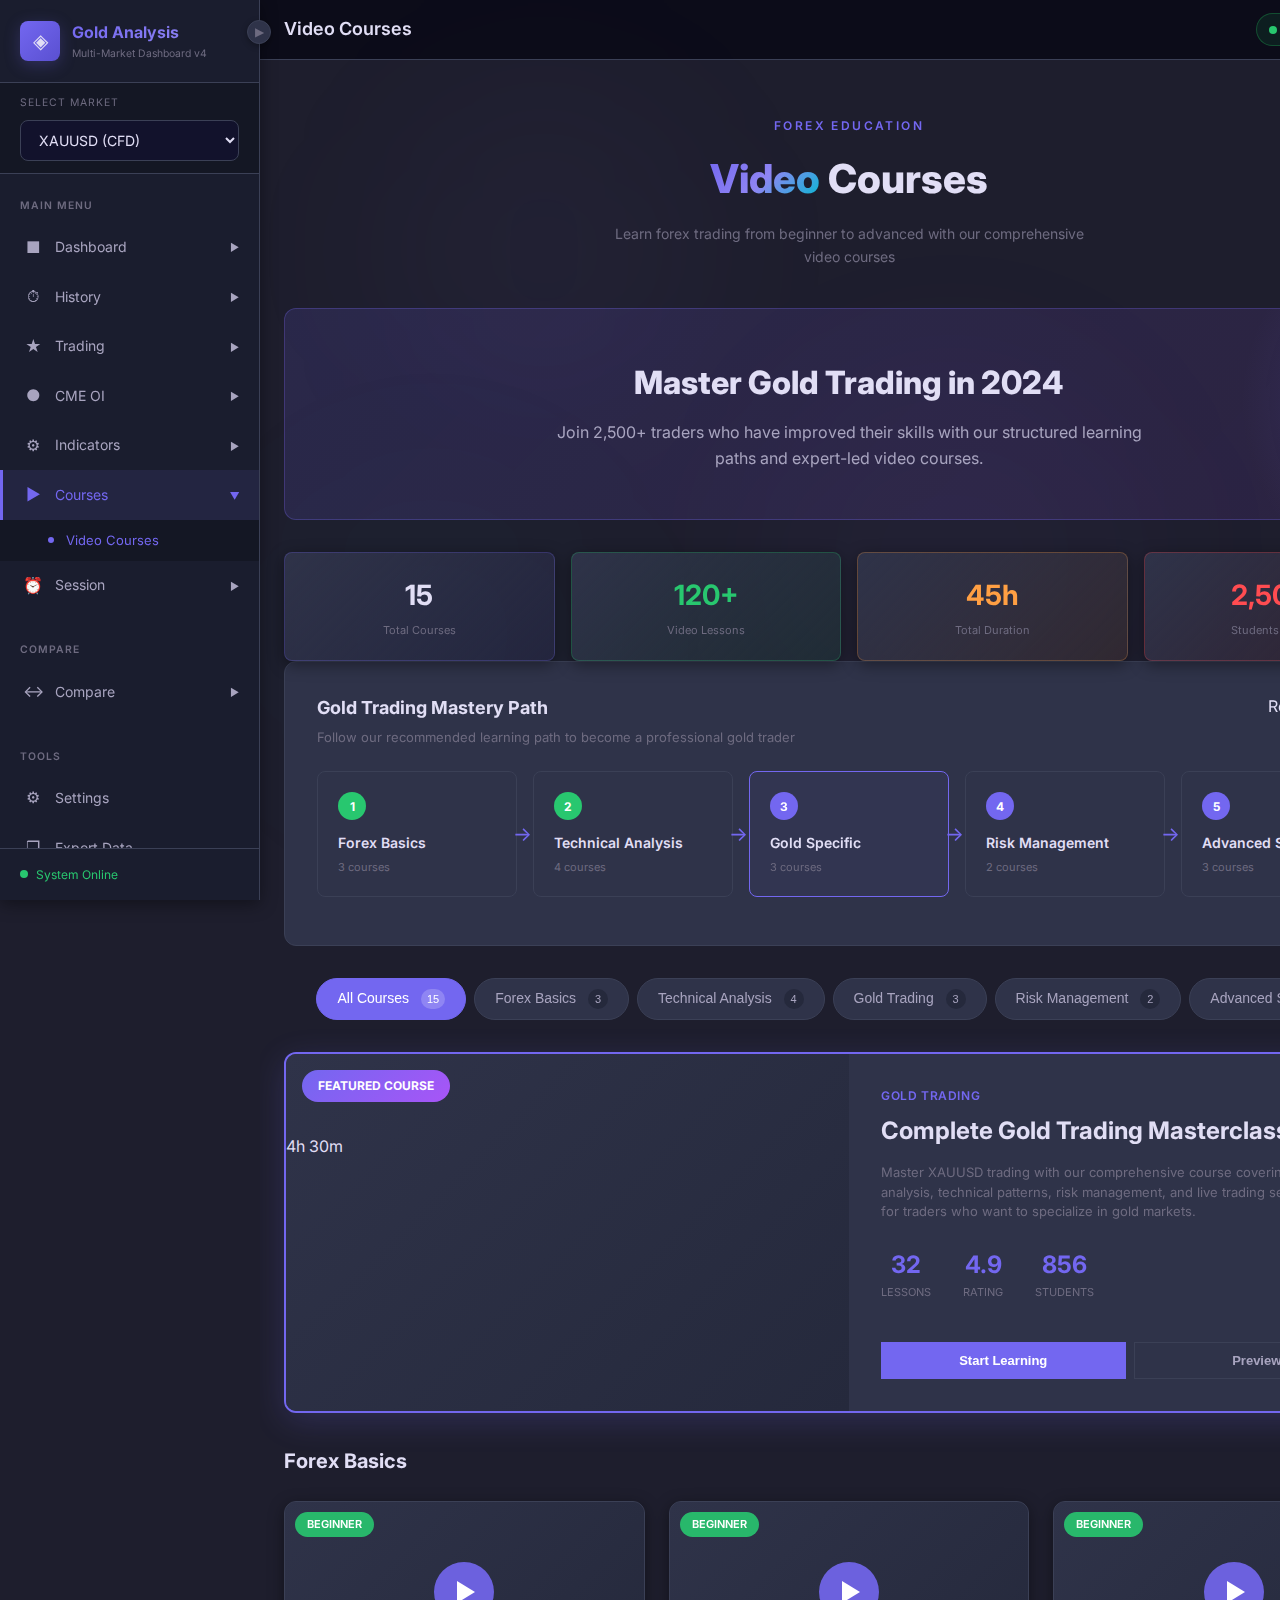
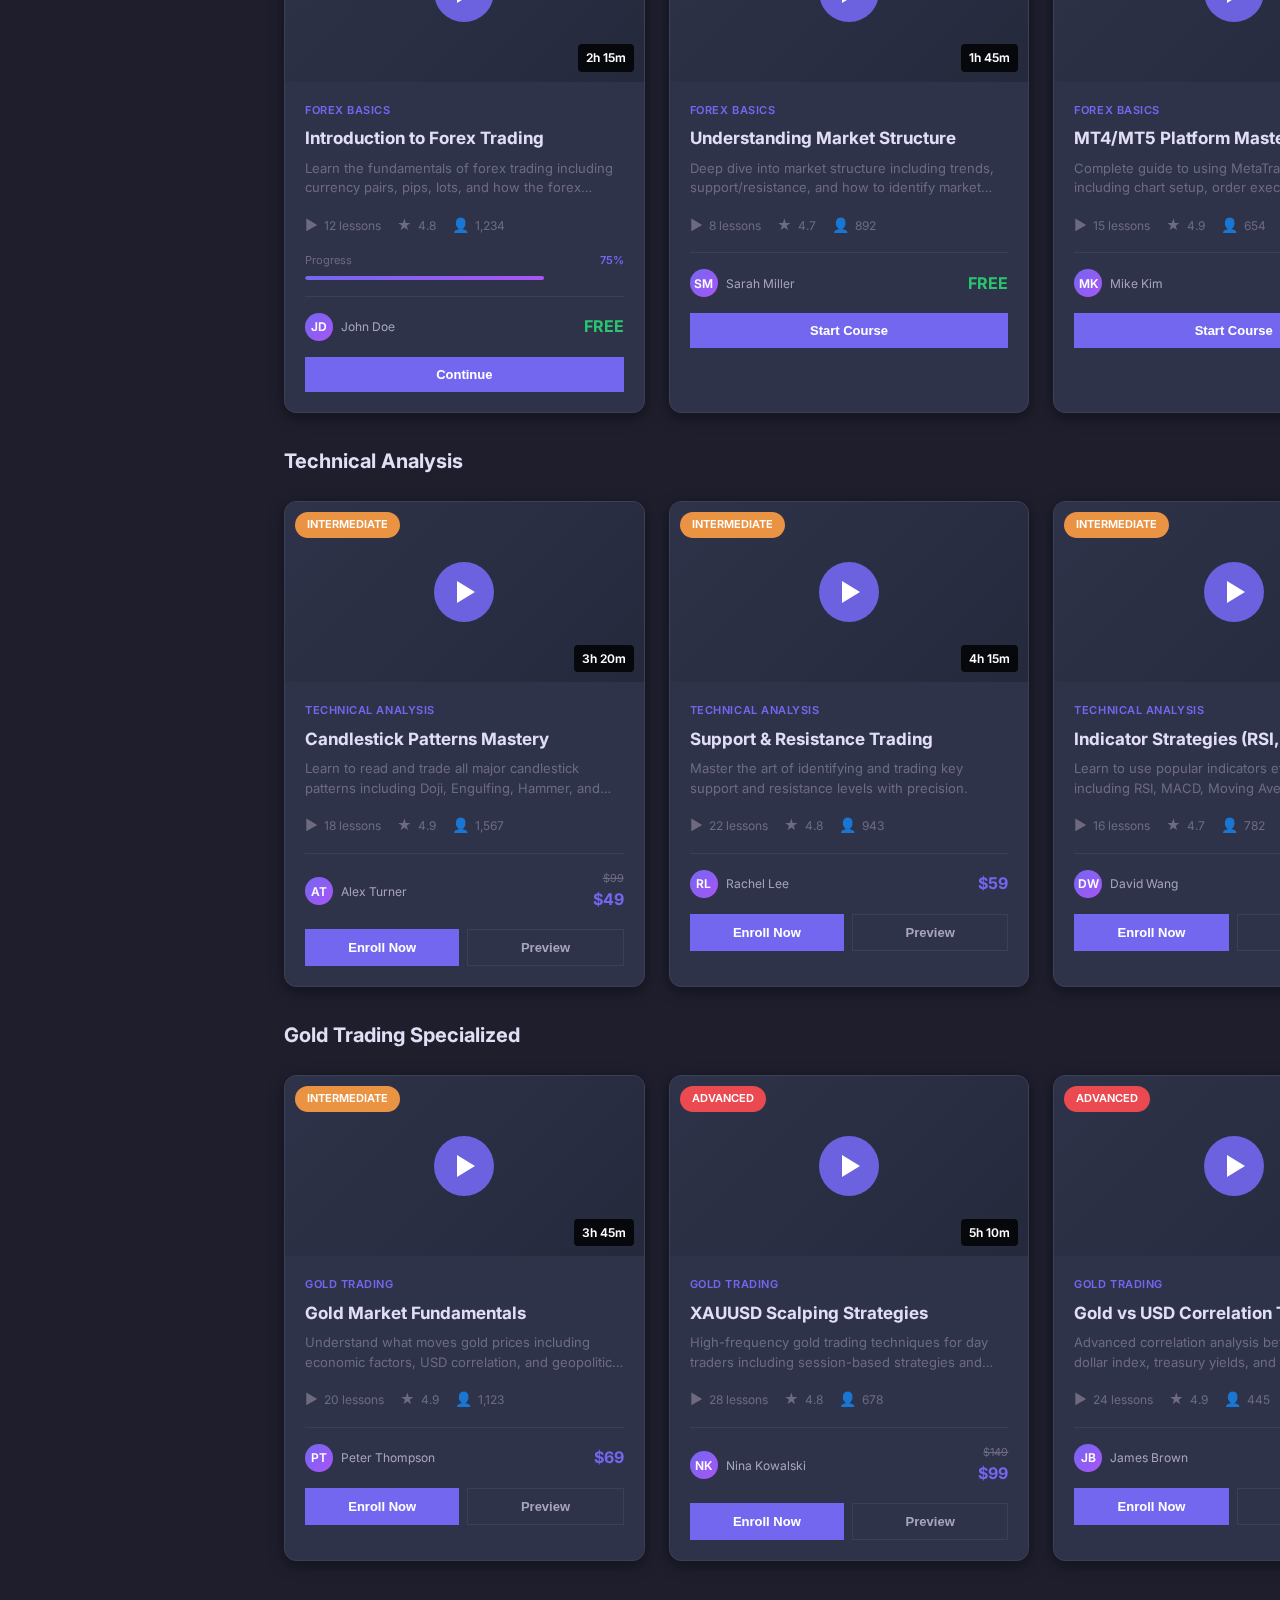
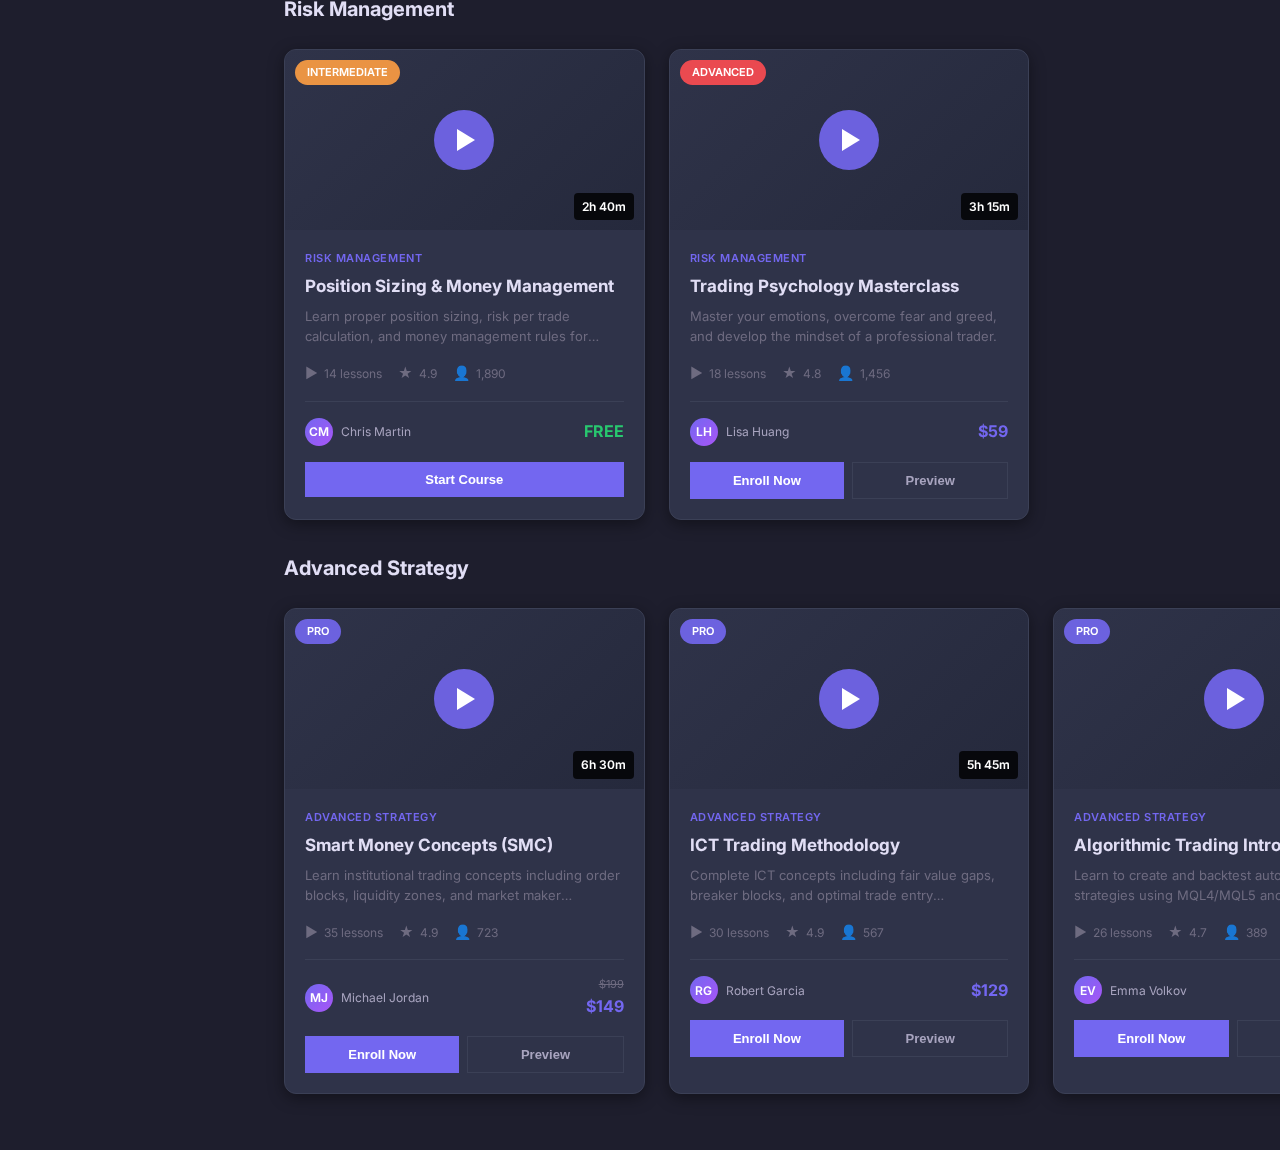
<file: courses.html>
<!DOCTYPE html>
<html lang="th">
<head>
    <meta charset="UTF-8">
    <meta name="viewport" content="width=device-width, initial-scale=1.0">
    <title>Video Courses - Gold Candle Dashboard</title>
    <link href="https://fonts.googleapis.com/css2?family=Inter:wght@300;400;500;600;700;800&display=swap" rel="stylesheet">
    <link rel="stylesheet" href="shared.css">
    <style>
        /* Course Page Styles */
        .courses-hero {
            background: linear-gradient(135deg, rgba(115, 103, 240, 0.15), rgba(168, 85, 247, 0.1));
            border: 1px solid rgba(115, 103, 240, 0.3);
            border-radius: var(--radius-xl);
            padding: 3rem;
            margin-bottom: 2rem;
            text-align: center;
            position: relative;
            overflow: hidden;
        }
        .courses-hero::before {
            content: '';
            position: absolute;
            top: -50%;
            right: -20%;
            width: 400px;
            height: 400px;
            background: radial-gradient(circle, rgba(115, 103, 240, 0.2) 0%, transparent 70%);
            pointer-events: none;
        }
        .courses-hero h2 {
            font-size: 2rem;
            font-weight: 800;
            color: var(--text-primary);
            margin-bottom: 0.75rem;
        }
        .courses-hero p {
            font-size: 1rem;
            color: var(--text-secondary);
            max-width: 600px;
            margin: 0 auto;
        }

        /* Category Tabs */
        .category-tabs {
            display: flex;
            gap: 0.5rem;
            margin-bottom: 2rem;
            flex-wrap: wrap;
            justify-content: center;
        }
        .category-tab {
            padding: 0.625rem 1.25rem;
            border-radius: 9999px;
            font-size: 0.875rem;
            font-weight: 500;
            cursor: pointer;
            transition: all 0.2s ease;
            background: var(--bg-tertiary);
            border: 1px solid var(--border-color);
            color: var(--text-secondary);
        }
        .category-tab:hover {
            border-color: var(--primary);
            color: var(--primary);
        }
        .category-tab.active {
            background: var(--primary);
            border-color: var(--primary);
            color: white;
        }
        .category-tab .count {
            display: inline-flex;
            align-items: center;
            justify-content: center;
            min-width: 20px;
            height: 20px;
            padding: 0 6px;
            background: rgba(255,255,255,0.2);
            border-radius: 10px;
            font-size: 0.6875rem;
            margin-left: 0.5rem;
        }
        .category-tab:not(.active) .count {
            background: var(--bg-secondary);
        }

        /* Course Grid */
        .courses-grid {
            display: grid;
            grid-template-columns: repeat(auto-fill, minmax(320px, 1fr));
            gap: 1.5rem;
            margin-bottom: 2rem;
        }

        /* Course Card */
        .course-card {
            background: var(--bg-card);
            border: 1px solid var(--border-color);
            border-radius: var(--radius-xl);
            overflow: hidden;
            transition: all 0.3s ease;
            box-shadow: var(--shadow-md);
        }
        .course-card:hover {
            border-color: var(--primary);
            transform: translateY(-4px);
            box-shadow: 0 12px 40px rgba(115, 103, 240, 0.15);
        }

        /* Video Thumbnail */
        .course-thumbnail {
            position: relative;
            height: 180px;
            background: linear-gradient(135deg, var(--bg-tertiary) 0%, var(--bg-secondary) 100%);
            overflow: hidden;
        }
        .course-thumbnail img {
            width: 100%;
            height: 100%;
            object-fit: cover;
        }
        .course-thumbnail .play-button {
            position: absolute;
            top: 50%;
            left: 50%;
            transform: translate(-50%, -50%);
            width: 60px;
            height: 60px;
            background: rgba(115, 103, 240, 0.9);
            border-radius: 50%;
            display: flex;
            align-items: center;
            justify-content: center;
            cursor: pointer;
            transition: all 0.2s ease;
        }
        .course-thumbnail .play-button:hover {
            background: var(--primary);
            transform: translate(-50%, -50%) scale(1.1);
        }
        .course-thumbnail .play-button::after {
            content: '';
            width: 0;
            height: 0;
            border-left: 18px solid white;
            border-top: 11px solid transparent;
            border-bottom: 11px solid transparent;
            margin-left: 4px;
        }
        .course-thumbnail .duration {
            position: absolute;
            bottom: 10px;
            right: 10px;
            background: rgba(0, 0, 0, 0.8);
            color: white;
            padding: 0.25rem 0.5rem;
            border-radius: 4px;
            font-size: 0.75rem;
            font-weight: 600;
        }
        .course-thumbnail .course-level {
            position: absolute;
            top: 10px;
            left: 10px;
            padding: 0.25rem 0.75rem;
            border-radius: 9999px;
            font-size: 0.6875rem;
            font-weight: 600;
            text-transform: uppercase;
        }
        .level-beginner {
            background: rgba(40, 199, 111, 0.9);
            color: white;
        }
        .level-intermediate {
            background: rgba(255, 159, 67, 0.9);
            color: white;
        }
        .level-advanced {
            background: rgba(255, 76, 81, 0.9);
            color: white;
        }
        .level-pro {
            background: rgba(115, 103, 240, 0.9);
            color: white;
        }

        /* Course Content */
        .course-content {
            padding: 1.25rem;
        }
        .course-category {
            font-size: 0.6875rem;
            font-weight: 600;
            color: var(--primary);
            text-transform: uppercase;
            letter-spacing: 0.05em;
            margin-bottom: 0.5rem;
        }
        .course-title {
            font-size: 1.0625rem;
            font-weight: 700;
            color: var(--text-primary);
            margin-bottom: 0.5rem;
            line-height: 1.4;
        }
        .course-desc {
            font-size: 0.8125rem;
            color: var(--text-muted);
            line-height: 1.5;
            margin-bottom: 1rem;
            display: -webkit-box;
            -webkit-line-clamp: 2;
            -webkit-box-orient: vertical;
            overflow: hidden;
        }

        /* Course Meta */
        .course-meta {
            display: flex;
            gap: 1rem;
            margin-bottom: 1rem;
            flex-wrap: wrap;
        }
        .meta-item {
            display: flex;
            align-items: center;
            gap: 0.375rem;
            font-size: 0.75rem;
            color: var(--text-muted);
        }
        .meta-icon {
            font-size: 0.875rem;
        }

        /* Course Progress */
        .course-progress {
            margin-bottom: 1rem;
        }
        .progress-header {
            display: flex;
            justify-content: space-between;
            align-items: center;
            margin-bottom: 0.375rem;
        }
        .progress-label {
            font-size: 0.6875rem;
            color: var(--text-muted);
        }
        .progress-percent {
            font-size: 0.6875rem;
            font-weight: 600;
            color: var(--primary);
        }
        .progress-bar {
            height: 4px;
            background: var(--bg-tertiary);
            border-radius: 2px;
            overflow: hidden;
        }
        .progress-fill {
            height: 100%;
            background: linear-gradient(90deg, var(--primary), #a855f7);
            border-radius: 2px;
            transition: width 0.3s ease;
        }

        /* Course Footer */
        .course-footer {
            display: flex;
            justify-content: space-between;
            align-items: center;
            padding-top: 1rem;
            border-top: 1px solid var(--border-color);
        }
        .course-instructor {
            display: flex;
            align-items: center;
            gap: 0.5rem;
        }
        .instructor-avatar {
            width: 28px;
            height: 28px;
            border-radius: 50%;
            background: linear-gradient(135deg, var(--primary), #a855f7);
            display: flex;
            align-items: center;
            justify-content: center;
            font-size: 0.75rem;
            font-weight: 600;
            color: white;
        }
        .instructor-name {
            font-size: 0.75rem;
            color: var(--text-secondary);
        }
        .course-price {
            text-align: right;
        }
        .price-value {
            font-size: 1rem;
            font-weight: 700;
            color: var(--success);
        }
        .price-value.premium {
            color: var(--primary);
        }
        .price-original {
            font-size: 0.6875rem;
            color: var(--text-muted);
            text-decoration: line-through;
        }

        /* Course Actions */
        .course-actions {
            display: flex;
            gap: 0.5rem;
            margin-top: 1rem;
        }
        .btn-course {
            flex: 1;
            display: inline-flex;
            align-items: center;
            justify-content: center;
            gap: 0.5rem;
            padding: 0.625rem 1rem;
            border-radius: var(--radius);
            font-size: 0.8125rem;
            font-weight: 600;
            cursor: pointer;
            transition: all 0.2s ease;
            text-decoration: none;
            border: none;
        }
        .btn-course.primary {
            background: var(--primary);
            color: white;
        }
        .btn-course.primary:hover {
            background: var(--primary-dark);
        }
        .btn-course.secondary {
            background: transparent;
            color: var(--text-secondary);
            border: 1px solid var(--border-color);
        }
        .btn-course.secondary:hover {
            border-color: var(--primary);
            color: var(--primary);
        }

        /* Featured Course */
        .featured-course {
            background: var(--bg-card);
            border: 2px solid var(--primary);
            border-radius: var(--radius-xl);
            overflow: hidden;
            margin-bottom: 2rem;
            display: grid;
            grid-template-columns: 1fr 1fr;
            box-shadow: 0 8px 32px rgba(115, 103, 240, 0.2);
        }
        .featured-thumbnail {
            position: relative;
            min-height: 300px;
            background: linear-gradient(135deg, var(--bg-tertiary) 0%, var(--bg-secondary) 100%);
        }
        .featured-thumbnail .play-button {
            width: 80px;
            height: 80px;
        }
        .featured-badge {
            position: absolute;
            top: 1rem;
            left: 1rem;
            background: linear-gradient(135deg, var(--primary), #a855f7);
            color: white;
            padding: 0.375rem 1rem;
            border-radius: 9999px;
            font-size: 0.75rem;
            font-weight: 700;
            text-transform: uppercase;
        }
        .featured-content {
            padding: 2rem;
            display: flex;
            flex-direction: column;
            justify-content: center;
        }
        .featured-content .course-category {
            font-size: 0.75rem;
        }
        .featured-content .course-title {
            font-size: 1.5rem;
            margin-bottom: 1rem;
        }
        .featured-content .course-desc {
            -webkit-line-clamp: 4;
            margin-bottom: 1.5rem;
        }
        .featured-stats {
            display: flex;
            gap: 2rem;
            margin-bottom: 1.5rem;
        }
        .featured-stat {
            text-align: center;
        }
        .featured-stat-value {
            font-size: 1.5rem;
            font-weight: 700;
            color: var(--primary);
        }
        .featured-stat-label {
            font-size: 0.6875rem;
            color: var(--text-muted);
            text-transform: uppercase;
        }

        /* Section Header */
        .section-header-row {
            display: flex;
            justify-content: space-between;
            align-items: center;
            margin-bottom: 1.5rem;
        }
        .section-header-row h3 {
            font-size: 1.25rem;
            font-weight: 700;
            color: var(--text-primary);
        }
        .view-all-link {
            font-size: 0.8125rem;
            color: var(--primary);
            text-decoration: none;
            display: flex;
            align-items: center;
            gap: 0.25rem;
        }
        .view-all-link:hover {
            text-decoration: underline;
        }

        /* Learning Path */
        .learning-path {
            background: var(--bg-card);
            border: 1px solid var(--border-color);
            border-radius: var(--radius-xl);
            padding: 2rem;
            margin-bottom: 2rem;
        }
        .path-header {
            display: flex;
            justify-content: space-between;
            align-items: flex-start;
            margin-bottom: 1.5rem;
        }
        .path-title {
            font-size: 1.125rem;
            font-weight: 700;
            color: var(--text-primary);
            margin-bottom: 0.25rem;
        }
        .path-desc {
            font-size: 0.8125rem;
            color: var(--text-muted);
        }
        .path-steps {
            display: flex;
            gap: 1rem;
            overflow-x: auto;
            padding-bottom: 1rem;
        }
        .path-step {
            flex: 0 0 200px;
            background: var(--bg-tertiary);
            border: 1px solid var(--border-color);
            border-radius: var(--radius-lg);
            padding: 1.25rem;
            position: relative;
        }
        .path-step::after {
            content: '→';
            position: absolute;
            right: -1rem;
            top: 50%;
            transform: translateY(-50%);
            color: var(--primary);
            font-size: 1.25rem;
        }
        .path-step:last-child::after {
            display: none;
        }
        .path-step-number {
            width: 28px;
            height: 28px;
            background: var(--primary);
            color: white;
            border-radius: 50%;
            display: flex;
            align-items: center;
            justify-content: center;
            font-size: 0.75rem;
            font-weight: 700;
            margin-bottom: 0.75rem;
        }
        .path-step-title {
            font-size: 0.875rem;
            font-weight: 600;
            color: var(--text-primary);
            margin-bottom: 0.25rem;
        }
        .path-step-courses {
            font-size: 0.6875rem;
            color: var(--text-muted);
        }
        .path-step.completed .path-step-number {
            background: var(--success);
        }
        .path-step.current {
            border-color: var(--primary);
            background: rgba(115, 103, 240, 0.05);
        }

        /* Responsive */
        @media (max-width: 1024px) {
            .featured-course {
                grid-template-columns: 1fr;
            }
            .featured-thumbnail {
                min-height: 200px;
            }
        }
        @media (max-width: 768px) {
            .courses-grid {
                grid-template-columns: 1fr;
            }
            .courses-hero {
                padding: 2rem 1.5rem;
            }
            .courses-hero h2 {
                font-size: 1.5rem;
            }
        }
    </style>
</head>
<body>
    <div class="app-container">
        <div class="sidebar-overlay" id="sidebarOverlay"></div>

        <!-- Sidebar -->
        <aside class="sidebar" id="sidebar">
            <div class="sidebar-header">
                <div class="sidebar-logo">&#9672;</div>
                <div class="sidebar-brand">
                    <h1>Gold Analysis</h1>
                    <p>Multi-Market Dashboard v4</p>
                </div>
            </div>
            <button class="sidebar-toggle" id="sidebarToggle">&#9654;</button>

            <!-- Market Selector -->
            <div class="market-selector-container">
                <div class="market-selector-label">Select Market</div>
                <select class="market-selector" id="marketSelector">
                    <option value="xauusd">XAUUSD (CFD)</option>
                    <option value="gc1">GC1! (Futures)</option>
                </select>
            </div>

            <nav class="sidebar-nav">
                <div class="nav-section">
                    <div class="nav-section-title"><span>Main Menu</span></div>

                    <div class="nav-item">
                        <a class="nav-link" data-section="dashboard" href="index.html">
                            <span class="nav-icon">&#9632;</span>
                            <span class="nav-text">Dashboard</span>
                            <span class="nav-arrow">&#9654;</span>
                        </a>
                    </div>

                    <div class="nav-item">
                        <a class="nav-link" data-section="history">
                            <span class="nav-icon">&#9201;</span>
                            <span class="nav-text">History</span>
                            <span class="nav-arrow">&#9654;</span>
                        </a>
                        <div class="submenu">
                            <a class="submenu-link" href="daily.html">
                                <span class="submenu-dot"></span>
                                <span>Daily Data</span>
                            </a>
                            <a class="submenu-link" href="weekly.html">
                                <span class="submenu-dot"></span>
                                <span>Weekly Summary</span>
                            </a>
                            <a class="submenu-link" href="monthly.html">
                                <span class="submenu-dot"></span>
                                <span>Monthly Report</span>
                            </a>
                        </div>
                    </div>

                    <div class="nav-item">
                        <a class="nav-link" data-section="trading">
                            <span class="nav-icon">&#9733;</span>
                            <span class="nav-text">Trading</span>
                            <span class="nav-arrow">&#9654;</span>
                        </a>
                        <div class="submenu">
                            <a class="submenu-link" href="daily-plan.html">
                                <span class="submenu-dot"></span>
                                <span>Daily Plan</span>
                            </a>
                        </div>
                    </div>

                    <div class="nav-item">
                        <a class="nav-link" data-section="cme-oi">
                            <span class="nav-icon">&#9679;</span>
                            <span class="nav-text">CME OI</span>
                            <span class="nav-arrow">&#9654;</span>
                        </a>
                        <div class="submenu">
                            <a class="submenu-link" href="cme-oi.html">
                                <span class="submenu-dot"></span>
                                <span>Intraday Volume</span>
                            </a>
                        </div>
                    </div>

                    <div class="nav-item">
                        <a class="nav-link" data-section="indicators">
                            <span class="nav-icon">&#9881;</span>
                            <span class="nav-text">Indicators</span>
                            <span class="nav-arrow">&#9654;</span>
                        </a>
                        <div class="submenu">
                            <a class="submenu-link" href="indicators.html">
                                <span class="submenu-dot"></span>
                                <span>MT4/MT5 Download</span>
                            </a>
                        </div>
                    </div>

                    <!-- NEW: Courses Menu -->
                    <div class="nav-item open">
                        <a class="nav-link active" data-section="courses">
                            <span class="nav-icon">&#9658;</span>
                            <span class="nav-text">Courses</span>
                            <span class="nav-arrow">&#9654;</span>
                        </a>
                        <div class="submenu">
                            <a class="submenu-link active" href="courses.html">
                                <span class="submenu-dot"></span>
                                <span>Video Courses</span>
                            </a>
                        </div>
                    </div>

                    <div class="nav-item">
                        <a class="nav-link" data-section="session">
                            <span class="nav-icon">&#9200;</span>
                            <span class="nav-text">Session</span>
                            <span class="nav-arrow">&#9654;</span>
                        </a>
                        <div class="submenu">
                            <a class="submenu-link" href="session-analysis.html">
                                <span class="submenu-dot"></span>
                                <span>Session Analysis</span>
                            </a>
                        </div>
                    </div>
                </div>

                <!-- Compare Section -->
                <div class="nav-section">
                    <div class="nav-section-title"><span>Compare</span></div>
                    <div class="nav-item">
                        <a class="nav-link" data-section="compare">
                            <span class="nav-icon">&#8596;</span>
                            <span class="nav-text">Compare</span>
                            <span class="nav-arrow">&#9654;</span>
                        </a>
                        <div class="submenu">
                            <a class="submenu-link" href="compare-side-by-side.html">
                                <span class="submenu-dot"></span>
                                <span>Side-by-Side</span>
                            </a>
                            <a class="submenu-link" href="compare-correlation.html">
                                <span class="submenu-dot"></span>
                                <span>Correlation</span>
                            </a>
                        </div>
                    </div>
                </div>

                <div class="nav-section">
                    <div class="nav-section-title"><span>Tools</span></div>
                    <div class="nav-item">
                        <a class="nav-link"><span class="nav-icon">&#9881;</span><span class="nav-text">Settings</span></a>
                    </div>
                    <div class="nav-item">
                        <a class="nav-link"><span class="nav-icon">&#10066;</span><span class="nav-text">Export Data</span></a>
                    </div>
                    <div class="nav-item">
                        <a class="nav-link"><span class="nav-icon">&#9432;</span><span class="nav-text">Help</span></a>
                    </div>
                </div>
            </nav>

            <div class="sidebar-footer">
                <div class="sidebar-status">
                    <div class="status-indicator"></div>
                    <span class="status-text">System Online</span>
                </div>
            </div>
        </aside>

        <!-- Main Content -->
        <div class="main-content">
            <header class="main-header">
                <div style="display: flex; align-items: center; gap: 1rem;">
                    <button class="mobile-menu-toggle" id="mobileMenuToggle">&#9776;</button>
                    <h2 class="header-title">Video Courses</h2>
                </div>
                <div class="header-actions">
                    <div class="header-badge">
                        <div class="status-indicator"></div>
                        <span>15 Courses Available</span>
                    </div>
                </div>
            </header>

            <div class="main-body">
                <div class="bg-effects">
                    <div class="blur-circle blur-cyan"></div>
                    <div class="blur-circle blur-purple"></div>
                    <div class="blur-circle blur-pink"></div>
                </div>

                <div class="page-content">
                    <!-- Page Header -->
                    <div class="page-header">
                        <p class="page-subtitle">FOREX EDUCATION</p>
                        <h1 class="page-title"><span class="gradient">Video</span> Courses</h1>
                        <p class="page-desc">Learn forex trading from beginner to advanced with our comprehensive video courses</p>
                    </div>

                    <!-- Hero Section -->
                    <div class="courses-hero">
                        <h2>Master Gold Trading in 2024</h2>
                        <p>Join 2,500+ traders who have improved their skills with our structured learning paths and expert-led video courses.</p>
                    </div>

                    <!-- Stats Summary -->
                    <div class="stats-grid">
                        <div class="stat-card cyan">
                            <p class="stat-value white">15</p>
                            <p class="stat-label">Total Courses</p>
                        </div>
                        <div class="stat-card green">
                            <p class="stat-value green">120+</p>
                            <p class="stat-label">Video Lessons</p>
                        </div>
                        <div class="stat-card orange">
                            <p class="stat-value orange">45h</p>
                            <p class="stat-label">Total Duration</p>
                        </div>
                        <div class="stat-card red">
                            <p class="stat-value red">2,500+</p>
                            <p class="stat-label">Students Enrolled</p>
                        </div>
                    </div>

                    <!-- Learning Path -->
                    <div class="learning-path">
                        <div class="path-header">
                            <div>
                                <h3 class="path-title">Gold Trading Mastery Path</h3>
                                <p class="path-desc">Follow our recommended learning path to become a professional gold trader</p>
                            </div>
                            <span class="indicator-badge badge-new">Recommended</span>
                        </div>
                        <div class="path-steps">
                            <div class="path-step completed">
                                <div class="path-step-number">1</div>
                                <div class="path-step-title">Forex Basics</div>
                                <div class="path-step-courses">3 courses</div>
                            </div>
                            <div class="path-step completed">
                                <div class="path-step-number">2</div>
                                <div class="path-step-title">Technical Analysis</div>
                                <div class="path-step-courses">4 courses</div>
                            </div>
                            <div class="path-step current">
                                <div class="path-step-number">3</div>
                                <div class="path-step-title">Gold Specific</div>
                                <div class="path-step-courses">3 courses</div>
                            </div>
                            <div class="path-step">
                                <div class="path-step-number">4</div>
                                <div class="path-step-title">Risk Management</div>
                                <div class="path-step-courses">2 courses</div>
                            </div>
                            <div class="path-step">
                                <div class="path-step-number">5</div>
                                <div class="path-step-title">Advanced Strategy</div>
                                <div class="path-step-courses">3 courses</div>
                            </div>
                        </div>
                    </div>

                    <!-- Category Tabs -->
                    <div class="category-tabs">
                        <button class="category-tab active" data-category="all">All Courses <span class="count">15</span></button>
                        <button class="category-tab" data-category="basics">Forex Basics <span class="count">3</span></button>
                        <button class="category-tab" data-category="technical">Technical Analysis <span class="count">4</span></button>
                        <button class="category-tab" data-category="gold">Gold Trading <span class="count">3</span></button>
                        <button class="category-tab" data-category="risk">Risk Management <span class="count">2</span></button>
                        <button class="category-tab" data-category="strategy">Advanced Strategy <span class="count">3</span></button>
                    </div>

                    <!-- Featured Course -->
                    <div class="featured-course">
                        <div class="featured-thumbnail">
                            <div class="featured-badge">Featured Course</div>
                            <div class="play-button"></div>
                            <span class="duration">4h 30m</span>
                        </div>
                        <div class="featured-content">
                            <div class="course-category">Gold Trading</div>
                            <h3 class="course-title">Complete Gold Trading Masterclass 2024</h3>
                            <p class="course-desc">Master XAUUSD trading with our comprehensive course covering fundamental analysis, technical patterns, risk management, and live trading sessions. Perfect for traders who want to specialize in gold markets.</p>
                            <div class="featured-stats">
                                <div class="featured-stat">
                                    <div class="featured-stat-value">32</div>
                                    <div class="featured-stat-label">Lessons</div>
                                </div>
                                <div class="featured-stat">
                                    <div class="featured-stat-value">4.9</div>
                                    <div class="featured-stat-label">Rating</div>
                                </div>
                                <div class="featured-stat">
                                    <div class="featured-stat-value">856</div>
                                    <div class="featured-stat-label">Students</div>
                                </div>
                            </div>
                            <div class="course-actions">
                                <button class="btn-course primary">Start Learning</button>
                                <button class="btn-course secondary">Preview</button>
                            </div>
                        </div>
                    </div>

                    <!-- Section: Forex Basics -->
                    <section class="section">
                        <div class="section-header-row">
                            <h3>Forex Basics</h3>
                            <a href="#" class="view-all-link">View All →</a>
                        </div>
                        <div class="courses-grid">
                            <!-- Course 1 -->
                            <div class="course-card" data-category="basics">
                                <div class="course-thumbnail">
                                    <span class="course-level level-beginner">Beginner</span>
                                    <div class="play-button"></div>
                                    <span class="duration">2h 15m</span>
                                </div>
                                <div class="course-content">
                                    <div class="course-category">Forex Basics</div>
                                    <h4 class="course-title">Introduction to Forex Trading</h4>
                                    <p class="course-desc">Learn the fundamentals of forex trading including currency pairs, pips, lots, and how the forex market works.</p>
                                    <div class="course-meta">
                                        <span class="meta-item"><span class="meta-icon">&#9658;</span> 12 lessons</span>
                                        <span class="meta-item"><span class="meta-icon">&#9733;</span> 4.8</span>
                                        <span class="meta-item"><span class="meta-icon">&#128100;</span> 1,234</span>
                                    </div>
                                    <div class="course-progress">
                                        <div class="progress-header">
                                            <span class="progress-label">Progress</span>
                                            <span class="progress-percent">75%</span>
                                        </div>
                                        <div class="progress-bar">
                                            <div class="progress-fill" style="width: 75%;"></div>
                                        </div>
                                    </div>
                                    <div class="course-footer">
                                        <div class="course-instructor">
                                            <div class="instructor-avatar">JD</div>
                                            <span class="instructor-name">John Doe</span>
                                        </div>
                                        <div class="course-price">
                                            <div class="price-value">FREE</div>
                                        </div>
                                    </div>
                                    <div class="course-actions">
                                        <button class="btn-course primary">Continue</button>
                                    </div>
                                </div>
                            </div>

                            <!-- Course 2 -->
                            <div class="course-card" data-category="basics">
                                <div class="course-thumbnail">
                                    <span class="course-level level-beginner">Beginner</span>
                                    <div class="play-button"></div>
                                    <span class="duration">1h 45m</span>
                                </div>
                                <div class="course-content">
                                    <div class="course-category">Forex Basics</div>
                                    <h4 class="course-title">Understanding Market Structure</h4>
                                    <p class="course-desc">Deep dive into market structure including trends, support/resistance, and how to identify market phases.</p>
                                    <div class="course-meta">
                                        <span class="meta-item"><span class="meta-icon">&#9658;</span> 8 lessons</span>
                                        <span class="meta-item"><span class="meta-icon">&#9733;</span> 4.7</span>
                                        <span class="meta-item"><span class="meta-icon">&#128100;</span> 892</span>
                                    </div>
                                    <div class="course-footer">
                                        <div class="course-instructor">
                                            <div class="instructor-avatar">SM</div>
                                            <span class="instructor-name">Sarah Miller</span>
                                        </div>
                                        <div class="course-price">
                                            <div class="price-value">FREE</div>
                                        </div>
                                    </div>
                                    <div class="course-actions">
                                        <button class="btn-course primary">Start Course</button>
                                    </div>
                                </div>
                            </div>

                            <!-- Course 3 -->
                            <div class="course-card" data-category="basics">
                                <div class="course-thumbnail">
                                    <span class="course-level level-beginner">Beginner</span>
                                    <div class="play-button"></div>
                                    <span class="duration">2h 30m</span>
                                </div>
                                <div class="course-content">
                                    <div class="course-category">Forex Basics</div>
                                    <h4 class="course-title">MT4/MT5 Platform Mastery</h4>
                                    <p class="course-desc">Complete guide to using MetaTrader platforms including chart setup, order execution, and customization.</p>
                                    <div class="course-meta">
                                        <span class="meta-item"><span class="meta-icon">&#9658;</span> 15 lessons</span>
                                        <span class="meta-item"><span class="meta-icon">&#9733;</span> 4.9</span>
                                        <span class="meta-item"><span class="meta-icon">&#128100;</span> 654</span>
                                    </div>
                                    <div class="course-footer">
                                        <div class="course-instructor">
                                            <div class="instructor-avatar">MK</div>
                                            <span class="instructor-name">Mike Kim</span>
                                        </div>
                                        <div class="course-price">
                                            <div class="price-value">FREE</div>
                                        </div>
                                    </div>
                                    <div class="course-actions">
                                        <button class="btn-course primary">Start Course</button>
                                    </div>
                                </div>
                            </div>
                        </div>
                    </section>

                    <!-- Section: Technical Analysis -->
                    <section class="section">
                        <div class="section-header-row">
                            <h3>Technical Analysis</h3>
                            <a href="#" class="view-all-link">View All →</a>
                        </div>
                        <div class="courses-grid">
                            <!-- Course 4 -->
                            <div class="course-card" data-category="technical">
                                <div class="course-thumbnail">
                                    <span class="course-level level-intermediate">Intermediate</span>
                                    <div class="play-button"></div>
                                    <span class="duration">3h 20m</span>
                                </div>
                                <div class="course-content">
                                    <div class="course-category">Technical Analysis</div>
                                    <h4 class="course-title">Candlestick Patterns Mastery</h4>
                                    <p class="course-desc">Learn to read and trade all major candlestick patterns including Doji, Engulfing, Hammer, and more.</p>
                                    <div class="course-meta">
                                        <span class="meta-item"><span class="meta-icon">&#9658;</span> 18 lessons</span>
                                        <span class="meta-item"><span class="meta-icon">&#9733;</span> 4.9</span>
                                        <span class="meta-item"><span class="meta-icon">&#128100;</span> 1,567</span>
                                    </div>
                                    <div class="course-footer">
                                        <div class="course-instructor">
                                            <div class="instructor-avatar">AT</div>
                                            <span class="instructor-name">Alex Turner</span>
                                        </div>
                                        <div class="course-price">
                                            <div class="price-original">$99</div>
                                            <div class="price-value premium">$49</div>
                                        </div>
                                    </div>
                                    <div class="course-actions">
                                        <button class="btn-course primary">Enroll Now</button>
                                        <button class="btn-course secondary">Preview</button>
                                    </div>
                                </div>
                            </div>

                            <!-- Course 5 -->
                            <div class="course-card" data-category="technical">
                                <div class="course-thumbnail">
                                    <span class="course-level level-intermediate">Intermediate</span>
                                    <div class="play-button"></div>
                                    <span class="duration">4h 15m</span>
                                </div>
                                <div class="course-content">
                                    <div class="course-category">Technical Analysis</div>
                                    <h4 class="course-title">Support & Resistance Trading</h4>
                                    <p class="course-desc">Master the art of identifying and trading key support and resistance levels with precision.</p>
                                    <div class="course-meta">
                                        <span class="meta-item"><span class="meta-icon">&#9658;</span> 22 lessons</span>
                                        <span class="meta-item"><span class="meta-icon">&#9733;</span> 4.8</span>
                                        <span class="meta-item"><span class="meta-icon">&#128100;</span> 943</span>
                                    </div>
                                    <div class="course-footer">
                                        <div class="course-instructor">
                                            <div class="instructor-avatar">RL</div>
                                            <span class="instructor-name">Rachel Lee</span>
                                        </div>
                                        <div class="course-price">
                                            <div class="price-value premium">$59</div>
                                        </div>
                                    </div>
                                    <div class="course-actions">
                                        <button class="btn-course primary">Enroll Now</button>
                                        <button class="btn-course secondary">Preview</button>
                                    </div>
                                </div>
                            </div>

                            <!-- Course 6 -->
                            <div class="course-card" data-category="technical">
                                <div class="course-thumbnail">
                                    <span class="course-level level-intermediate">Intermediate</span>
                                    <div class="play-button"></div>
                                    <span class="duration">2h 50m</span>
                                </div>
                                <div class="course-content">
                                    <div class="course-category">Technical Analysis</div>
                                    <h4 class="course-title">Indicator Strategies (RSI, MACD, MA)</h4>
                                    <p class="course-desc">Learn to use popular indicators effectively including RSI, MACD, Moving Averages, and Bollinger Bands.</p>
                                    <div class="course-meta">
                                        <span class="meta-item"><span class="meta-icon">&#9658;</span> 16 lessons</span>
                                        <span class="meta-item"><span class="meta-icon">&#9733;</span> 4.7</span>
                                        <span class="meta-item"><span class="meta-icon">&#128100;</span> 782</span>
                                    </div>
                                    <div class="course-footer">
                                        <div class="course-instructor">
                                            <div class="instructor-avatar">DW</div>
                                            <span class="instructor-name">David Wang</span>
                                        </div>
                                        <div class="course-price">
                                            <div class="price-value premium">$39</div>
                                        </div>
                                    </div>
                                    <div class="course-actions">
                                        <button class="btn-course primary">Enroll Now</button>
                                        <button class="btn-course secondary">Preview</button>
                                    </div>
                                </div>
                            </div>
                        </div>
                    </section>

                    <!-- Section: Gold Trading -->
                    <section class="section">
                        <div class="section-header-row">
                            <h3>Gold Trading Specialized</h3>
                            <a href="#" class="view-all-link">View All →</a>
                        </div>
                        <div class="courses-grid">
                            <!-- Course 7 -->
                            <div class="course-card" data-category="gold">
                                <div class="course-thumbnail">
                                    <span class="course-level level-intermediate">Intermediate</span>
                                    <div class="play-button"></div>
                                    <span class="duration">3h 45m</span>
                                </div>
                                <div class="course-content">
                                    <div class="course-category">Gold Trading</div>
                                    <h4 class="course-title">Gold Market Fundamentals</h4>
                                    <p class="course-desc">Understand what moves gold prices including economic factors, USD correlation, and geopolitical events.</p>
                                    <div class="course-meta">
                                        <span class="meta-item"><span class="meta-icon">&#9658;</span> 20 lessons</span>
                                        <span class="meta-item"><span class="meta-icon">&#9733;</span> 4.9</span>
                                        <span class="meta-item"><span class="meta-icon">&#128100;</span> 1,123</span>
                                    </div>
                                    <div class="course-footer">
                                        <div class="course-instructor">
                                            <div class="instructor-avatar">PT</div>
                                            <span class="instructor-name">Peter Thompson</span>
                                        </div>
                                        <div class="course-price">
                                            <div class="price-value premium">$69</div>
                                        </div>
                                    </div>
                                    <div class="course-actions">
                                        <button class="btn-course primary">Enroll Now</button>
                                        <button class="btn-course secondary">Preview</button>
                                    </div>
                                </div>
                            </div>

                            <!-- Course 8 -->
                            <div class="course-card" data-category="gold">
                                <div class="course-thumbnail">
                                    <span class="course-level level-advanced">Advanced</span>
                                    <div class="play-button"></div>
                                    <span class="duration">5h 10m</span>
                                </div>
                                <div class="course-content">
                                    <div class="course-category">Gold Trading</div>
                                    <h4 class="course-title">XAUUSD Scalping Strategies</h4>
                                    <p class="course-desc">High-frequency gold trading techniques for day traders including session-based strategies and news trading.</p>
                                    <div class="course-meta">
                                        <span class="meta-item"><span class="meta-icon">&#9658;</span> 28 lessons</span>
                                        <span class="meta-item"><span class="meta-icon">&#9733;</span> 4.8</span>
                                        <span class="meta-item"><span class="meta-icon">&#128100;</span> 678</span>
                                    </div>
                                    <div class="course-footer">
                                        <div class="course-instructor">
                                            <div class="instructor-avatar">NK</div>
                                            <span class="instructor-name">Nina Kowalski</span>
                                        </div>
                                        <div class="course-price">
                                            <div class="price-original">$149</div>
                                            <div class="price-value premium">$99</div>
                                        </div>
                                    </div>
                                    <div class="course-actions">
                                        <button class="btn-course primary">Enroll Now</button>
                                        <button class="btn-course secondary">Preview</button>
                                    </div>
                                </div>
                            </div>

                            <!-- Course 9 -->
                            <div class="course-card" data-category="gold">
                                <div class="course-thumbnail">
                                    <span class="course-level level-advanced">Advanced</span>
                                    <div class="play-button"></div>
                                    <span class="duration">4h 20m</span>
                                </div>
                                <div class="course-content">
                                    <div class="course-category">Gold Trading</div>
                                    <h4 class="course-title">Gold vs USD Correlation Trading</h4>
                                    <p class="course-desc">Advanced correlation analysis between gold and dollar index, treasury yields, and other related markets.</p>
                                    <div class="course-meta">
                                        <span class="meta-item"><span class="meta-icon">&#9658;</span> 24 lessons</span>
                                        <span class="meta-item"><span class="meta-icon">&#9733;</span> 4.9</span>
                                        <span class="meta-item"><span class="meta-icon">&#128100;</span> 445</span>
                                    </div>
                                    <div class="course-footer">
                                        <div class="course-instructor">
                                            <div class="instructor-avatar">JB</div>
                                            <span class="instructor-name">James Brown</span>
                                        </div>
                                        <div class="course-price">
                                            <div class="price-value premium">$89</div>
                                        </div>
                                    </div>
                                    <div class="course-actions">
                                        <button class="btn-course primary">Enroll Now</button>
                                        <button class="btn-course secondary">Preview</button>
                                    </div>
                                </div>
                            </div>
                        </div>
                    </section>

                    <!-- Section: Risk Management -->
                    <section class="section">
                        <div class="section-header-row">
                            <h3>Risk Management</h3>
                            <a href="#" class="view-all-link">View All →</a>
                        </div>
                        <div class="courses-grid">
                            <!-- Course 10 -->
                            <div class="course-card" data-category="risk">
                                <div class="course-thumbnail">
                                    <span class="course-level level-intermediate">Intermediate</span>
                                    <div class="play-button"></div>
                                    <span class="duration">2h 40m</span>
                                </div>
                                <div class="course-content">
                                    <div class="course-category">Risk Management</div>
                                    <h4 class="course-title">Position Sizing & Money Management</h4>
                                    <p class="course-desc">Learn proper position sizing, risk per trade calculation, and money management rules for consistent profits.</p>
                                    <div class="course-meta">
                                        <span class="meta-item"><span class="meta-icon">&#9658;</span> 14 lessons</span>
                                        <span class="meta-item"><span class="meta-icon">&#9733;</span> 4.9</span>
                                        <span class="meta-item"><span class="meta-icon">&#128100;</span> 1,890</span>
                                    </div>
                                    <div class="course-footer">
                                        <div class="course-instructor">
                                            <div class="instructor-avatar">CM</div>
                                            <span class="instructor-name">Chris Martin</span>
                                        </div>
                                        <div class="course-price">
                                            <div class="price-value">FREE</div>
                                        </div>
                                    </div>
                                    <div class="course-actions">
                                        <button class="btn-course primary">Start Course</button>
                                    </div>
                                </div>
                            </div>

                            <!-- Course 11 -->
                            <div class="course-card" data-category="risk">
                                <div class="course-thumbnail">
                                    <span class="course-level level-advanced">Advanced</span>
                                    <div class="play-button"></div>
                                    <span class="duration">3h 15m</span>
                                </div>
                                <div class="course-content">
                                    <div class="course-category">Risk Management</div>
                                    <h4 class="course-title">Trading Psychology Masterclass</h4>
                                    <p class="course-desc">Master your emotions, overcome fear and greed, and develop the mindset of a professional trader.</p>
                                    <div class="course-meta">
                                        <span class="meta-item"><span class="meta-icon">&#9658;</span> 18 lessons</span>
                                        <span class="meta-item"><span class="meta-icon">&#9733;</span> 4.8</span>
                                        <span class="meta-item"><span class="meta-icon">&#128100;</span> 1,456</span>
                                    </div>
                                    <div class="course-footer">
                                        <div class="course-instructor">
                                            <div class="instructor-avatar">LH</div>
                                            <span class="instructor-name">Lisa Huang</span>
                                        </div>
                                        <div class="course-price">
                                            <div class="price-value premium">$59</div>
                                        </div>
                                    </div>
                                    <div class="course-actions">
                                        <button class="btn-course primary">Enroll Now</button>
                                        <button class="btn-course secondary">Preview</button>
                                    </div>
                                </div>
                            </div>
                        </div>
                    </section>

                    <!-- Section: Advanced Strategy -->
                    <section class="section">
                        <div class="section-header-row">
                            <h3>Advanced Strategy</h3>
                            <a href="#" class="view-all-link">View All →</a>
                        </div>
                        <div class="courses-grid">
                            <!-- Course 12 -->
                            <div class="course-card" data-category="strategy">
                                <div class="course-thumbnail">
                                    <span class="course-level level-pro">Pro</span>
                                    <div class="play-button"></div>
                                    <span class="duration">6h 30m</span>
                                </div>
                                <div class="course-content">
                                    <div class="course-category">Advanced Strategy</div>
                                    <h4 class="course-title">Smart Money Concepts (SMC)</h4>
                                    <p class="course-desc">Learn institutional trading concepts including order blocks, liquidity zones, and market maker manipulation.</p>
                                    <div class="course-meta">
                                        <span class="meta-item"><span class="meta-icon">&#9658;</span> 35 lessons</span>
                                        <span class="meta-item"><span class="meta-icon">&#9733;</span> 4.9</span>
                                        <span class="meta-item"><span class="meta-icon">&#128100;</span> 723</span>
                                    </div>
                                    <div class="course-footer">
                                        <div class="course-instructor">
                                            <div class="instructor-avatar">MJ</div>
                                            <span class="instructor-name">Michael Jordan</span>
                                        </div>
                                        <div class="course-price">
                                            <div class="price-original">$199</div>
                                            <div class="price-value premium">$149</div>
                                        </div>
                                    </div>
                                    <div class="course-actions">
                                        <button class="btn-course primary">Enroll Now</button>
                                        <button class="btn-course secondary">Preview</button>
                                    </div>
                                </div>
                            </div>

                            <!-- Course 13 -->
                            <div class="course-card" data-category="strategy">
                                <div class="course-thumbnail">
                                    <span class="course-level level-pro">Pro</span>
                                    <div class="play-button"></div>
                                    <span class="duration">5h 45m</span>
                                </div>
                                <div class="course-content">
                                    <div class="course-category">Advanced Strategy</div>
                                    <h4 class="course-title">ICT Trading Methodology</h4>
                                    <p class="course-desc">Complete ICT concepts including fair value gaps, breaker blocks, and optimal trade entry techniques.</p>
                                    <div class="course-meta">
                                        <span class="meta-item"><span class="meta-icon">&#9658;</span> 30 lessons</span>
                                        <span class="meta-item"><span class="meta-icon">&#9733;</span> 4.9</span>
                                        <span class="meta-item"><span class="meta-icon">&#128100;</span> 567</span>
                                    </div>
                                    <div class="course-footer">
                                        <div class="course-instructor">
                                            <div class="instructor-avatar">RG</div>
                                            <span class="instructor-name">Robert Garcia</span>
                                        </div>
                                        <div class="course-price">
                                            <div class="price-value premium">$129</div>
                                        </div>
                                    </div>
                                    <div class="course-actions">
                                        <button class="btn-course primary">Enroll Now</button>
                                        <button class="btn-course secondary">Preview</button>
                                    </div>
                                </div>
                            </div>

                            <!-- Course 14 -->
                            <div class="course-card" data-category="strategy">
                                <div class="course-thumbnail">
                                    <span class="course-level level-pro">Pro</span>
                                    <div class="play-button"></div>
                                    <span class="duration">4h 50m</span>
                                </div>
                                <div class="course-content">
                                    <div class="course-category">Advanced Strategy</div>
                                    <h4 class="course-title">Algorithmic Trading Introduction</h4>
                                    <p class="course-desc">Learn to create and backtest automated trading strategies using MQL4/MQL5 and Python.</p>
                                    <div class="course-meta">
                                        <span class="meta-item"><span class="meta-icon">&#9658;</span> 26 lessons</span>
                                        <span class="meta-item"><span class="meta-icon">&#9733;</span> 4.7</span>
                                        <span class="meta-item"><span class="meta-icon">&#128100;</span> 389</span>
                                    </div>
                                    <div class="course-footer">
                                        <div class="course-instructor">
                                            <div class="instructor-avatar">EV</div>
                                            <span class="instructor-name">Emma Volkov</span>
                                        </div>
                                        <div class="course-price">
                                            <div class="price-value premium">$99</div>
                                        </div>
                                    </div>
                                    <div class="course-actions">
                                        <button class="btn-course primary">Enroll Now</button>
                                        <button class="btn-course secondary">Preview</button>
                                    </div>
                                </div>
                            </div>
                        </div>
                    </section>

                </div>
            </div>
        </div>
    </div>

    <script src="shared.js"></script>
    <script>
        // Initialize sidebar
        document.addEventListener('DOMContentLoaded', function() {
            // Sidebar toggle
            const sidebar = document.getElementById('sidebar');
            const sidebarToggle = document.getElementById('sidebarToggle');
            const sidebarOverlay = document.getElementById('sidebarOverlay');
            const mobileMenuToggle = document.getElementById('mobileMenuToggle');

            if (sidebarToggle) {
                sidebarToggle.addEventListener('click', () => {
                    sidebar.classList.toggle('collapsed');
                });
            }

            if (mobileMenuToggle) {
                mobileMenuToggle.addEventListener('click', () => {
                    sidebar.classList.add('mobile-open');
                    sidebarOverlay.classList.add('active');
                });
            }

            if (sidebarOverlay) {
                sidebarOverlay.addEventListener('click', () => {
                    sidebar.classList.remove('mobile-open');
                    sidebarOverlay.classList.remove('active');
                });
            }

            // Nav item toggle
            document.querySelectorAll('.nav-link').forEach(link => {
                link.addEventListener('click', function(e) {
                    if (this.parentElement.querySelector('.submenu')) {
                        e.preventDefault();
                        this.parentElement.classList.toggle('open');
                    }
                });
            });

            // Category tabs
            const categoryTabs = document.querySelectorAll('.category-tab');
            const courseCards = document.querySelectorAll('.course-card');

            categoryTabs.forEach(tab => {
                tab.addEventListener('click', function() {
                    // Update active tab
                    categoryTabs.forEach(t => t.classList.remove('active'));
                    this.classList.add('active');

                    const category = this.dataset.category;

                    // Filter cards
                    courseCards.forEach(card => {
                        const cardCategory = card.dataset.category;
                        if (category === 'all' || cardCategory === category) {
                            card.style.display = 'block';
                        } else {
                            card.style.display = 'none';
                        }
                    });
                });
            });
        });
    </script>
</body>
</html>
</file>
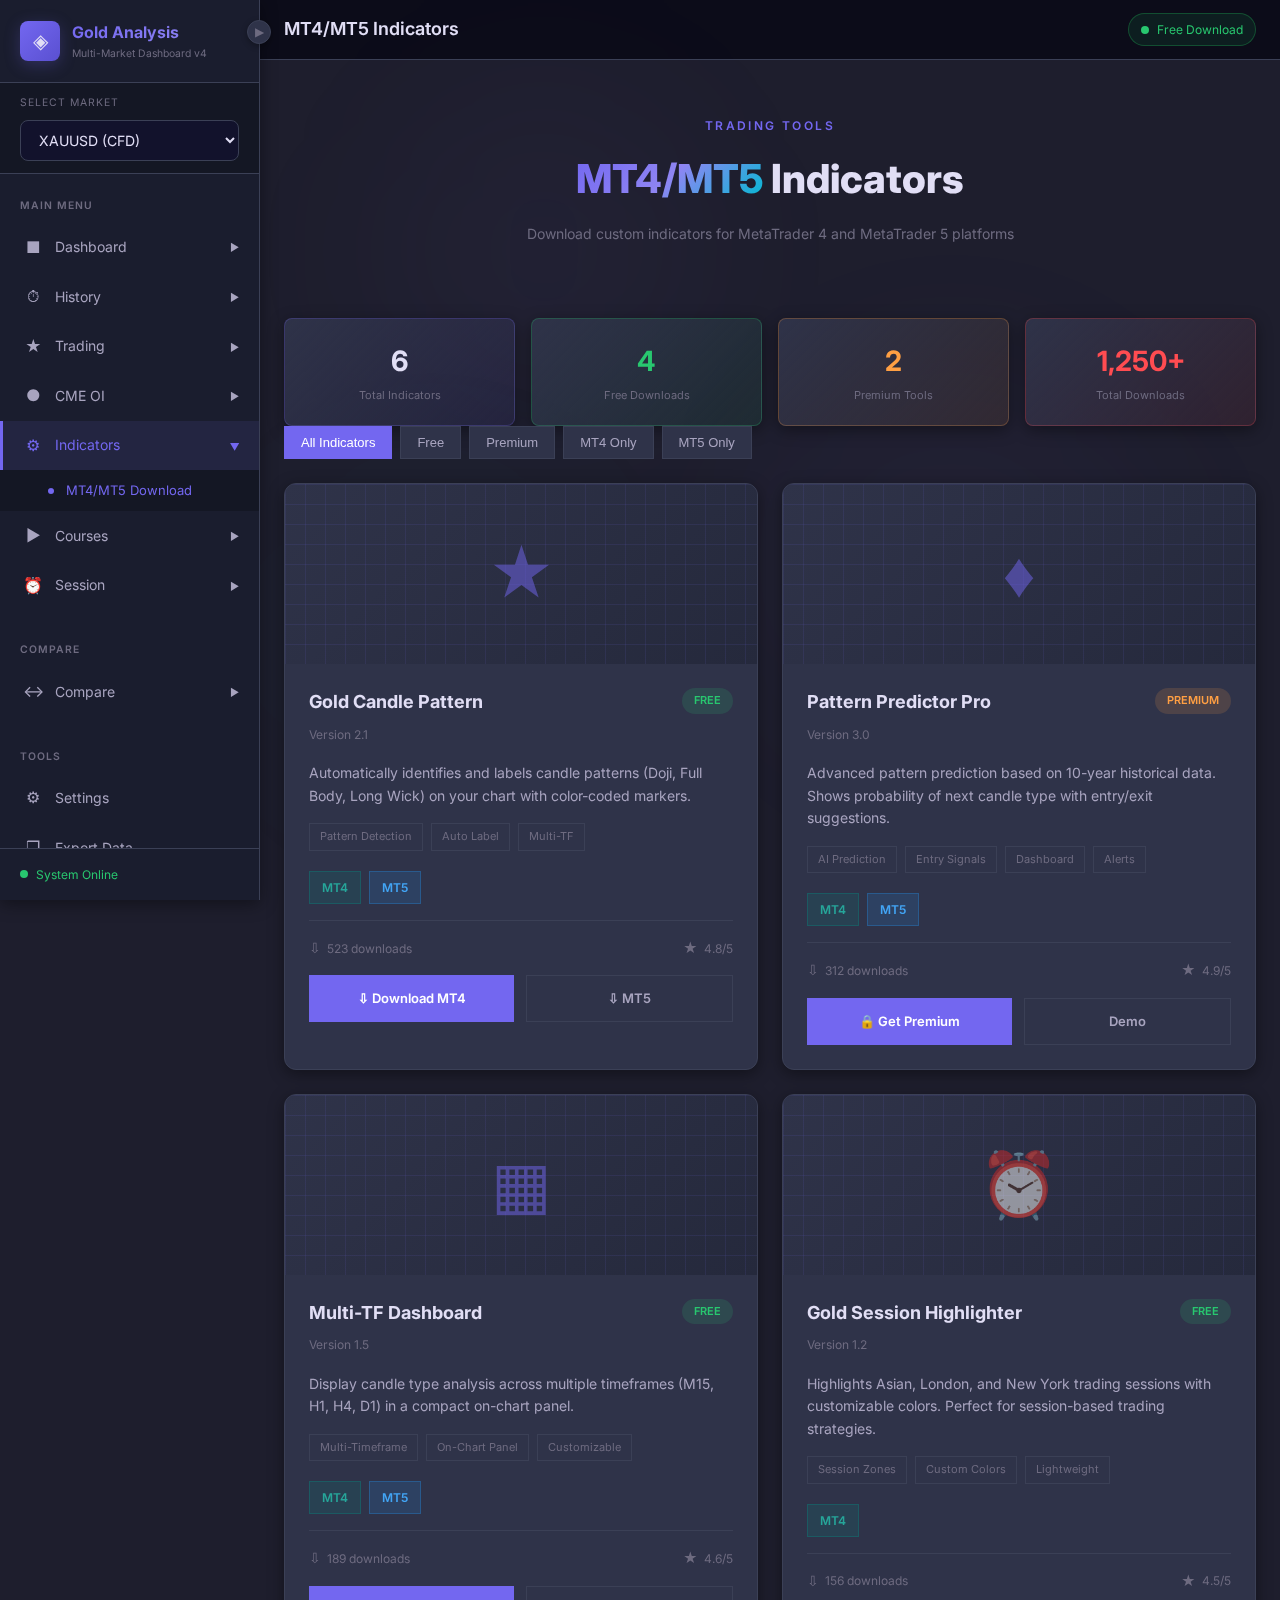
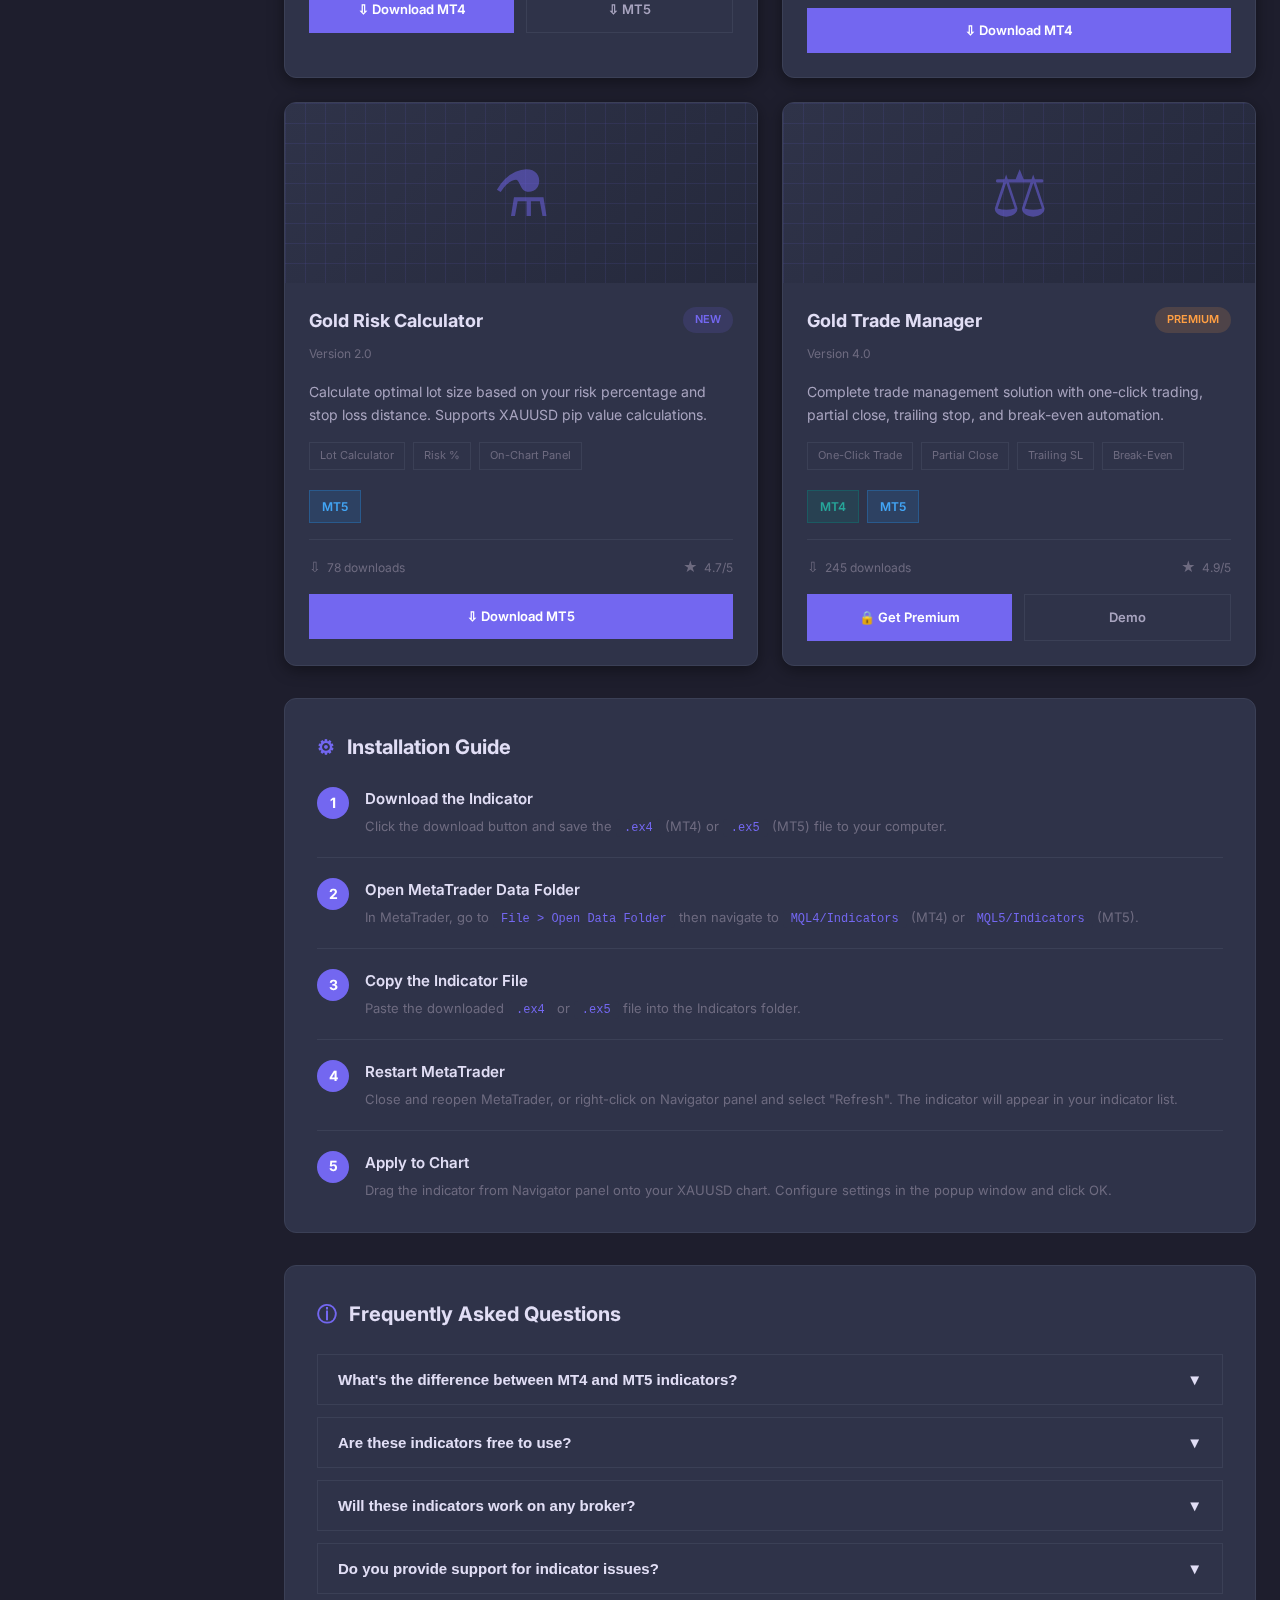
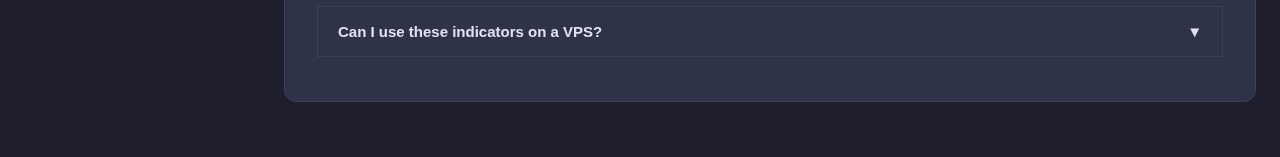
<file: indicators.html>
<!DOCTYPE html>
<html lang="th">
<head>
    <meta charset="UTF-8">
    <meta name="viewport" content="width=device-width, initial-scale=1.0">
    <title>MT4/MT5 Indicators - Gold Candle Dashboard</title>
    <link href="https://fonts.googleapis.com/css2?family=Inter:wght@300;400;500;600;700;800&display=swap" rel="stylesheet">
    <link rel="stylesheet" href="shared.css">
    <style>
        /* Indicator Cards Grid */
        .indicators-grid {
            display: grid;
            grid-template-columns: repeat(auto-fill, minmax(350px, 1fr));
            gap: 1.5rem;
            margin-bottom: 2rem;
        }

        /* Indicator Card */
        .indicator-card {
            background: var(--bg-card);
            border: 1px solid var(--border-color);
            border-radius: var(--radius-xl);
            overflow: hidden;
            transition: all 0.3s ease;
            box-shadow: var(--shadow-md);
        }
        .indicator-card:hover {
            border-color: var(--primary);
            transform: translateY(-4px);
            box-shadow: 0 12px 40px rgba(115, 103, 240, 0.15);
        }

        .indicator-preview {
            height: 180px;
            background: linear-gradient(135deg, var(--bg-tertiary) 0%, var(--bg-secondary) 100%);
            display: flex;
            align-items: center;
            justify-content: center;
            position: relative;
            overflow: hidden;
        }
        .indicator-preview::before {
            content: '';
            position: absolute;
            inset: 0;
            background:
                linear-gradient(90deg, rgba(115, 103, 240, 0.1) 1px, transparent 1px),
                linear-gradient(rgba(115, 103, 240, 0.1) 1px, transparent 1px);
            background-size: 20px 20px;
        }
        .indicator-preview img {
            max-width: 90%;
            max-height: 90%;
            object-fit: contain;
            border-radius: var(--radius);
            position: relative;
            z-index: 1;
        }
        .indicator-preview .placeholder-icon {
            font-size: 4rem;
            color: var(--primary);
            opacity: 0.5;
        }

        .indicator-content {
            padding: 1.5rem;
        }

        .indicator-header {
            display: flex;
            justify-content: space-between;
            align-items: flex-start;
            margin-bottom: 1rem;
        }

        .indicator-title {
            font-size: 1.125rem;
            font-weight: 700;
            color: var(--text-primary);
            margin-bottom: 0.25rem;
        }

        .indicator-version {
            font-size: 0.75rem;
            color: var(--text-muted);
        }

        .indicator-badge {
            display: inline-flex;
            align-items: center;
            gap: 0.25rem;
            padding: 0.25rem 0.75rem;
            border-radius: 9999px;
            font-size: 0.6875rem;
            font-weight: 600;
            text-transform: uppercase;
        }
        .badge-free {
            background: rgba(40, 199, 111, 0.15);
            color: var(--success);
        }
        .badge-premium {
            background: rgba(255, 159, 67, 0.15);
            color: #ff9f43;
        }
        .badge-new {
            background: rgba(115, 103, 240, 0.15);
            color: var(--primary);
        }

        .indicator-desc {
            font-size: 0.875rem;
            color: var(--text-secondary);
            line-height: 1.6;
            margin-bottom: 1rem;
        }

        .indicator-features {
            display: flex;
            flex-wrap: wrap;
            gap: 0.5rem;
            margin-bottom: 1.25rem;
        }
        .feature-tag {
            padding: 0.25rem 0.625rem;
            background: var(--bg-tertiary);
            border: 1px solid var(--border-color);
            border-radius: var(--radius);
            font-size: 0.6875rem;
            color: var(--text-muted);
        }

        .indicator-meta {
            display: flex;
            justify-content: space-between;
            align-items: center;
            padding-top: 1rem;
            border-top: 1px solid var(--border-color);
            margin-bottom: 1rem;
        }
        .meta-item {
            display: flex;
            align-items: center;
            gap: 0.375rem;
            font-size: 0.75rem;
            color: var(--text-muted);
        }
        .meta-icon {
            font-size: 0.875rem;
        }

        .indicator-platforms {
            display: flex;
            gap: 0.5rem;
            margin-bottom: 1rem;
        }
        .platform-badge {
            padding: 0.375rem 0.75rem;
            border-radius: var(--radius);
            font-size: 0.75rem;
            font-weight: 600;
        }
        .platform-mt4 {
            background: rgba(0, 150, 136, 0.15);
            color: #26a69a;
            border: 1px solid rgba(0, 150, 136, 0.3);
        }
        .platform-mt5 {
            background: rgba(33, 150, 243, 0.15);
            color: #42a5f5;
            border: 1px solid rgba(33, 150, 243, 0.3);
        }

        .indicator-actions {
            display: flex;
            gap: 0.75rem;
        }
        .btn-download {
            flex: 1;
            display: inline-flex;
            align-items: center;
            justify-content: center;
            gap: 0.5rem;
            padding: 0.75rem 1rem;
            border-radius: var(--radius);
            font-size: 0.8125rem;
            font-weight: 600;
            cursor: pointer;
            transition: all 0.2s ease;
            text-decoration: none;
        }
        .btn-download.primary {
            background: var(--primary);
            color: white;
            border: none;
        }
        .btn-download.primary:hover {
            background: var(--primary-dark);
            transform: translateY(-1px);
        }
        .btn-download.secondary {
            background: transparent;
            color: var(--text-secondary);
            border: 1px solid var(--border-color);
        }
        .btn-download.secondary:hover {
            border-color: var(--primary);
            color: var(--primary);
        }

        /* Detail Section */
        .detail-section {
            background: var(--bg-card);
            border: 1px solid var(--border-color);
            border-radius: var(--radius-xl);
            padding: 2rem;
            margin-bottom: 2rem;
        }
        .detail-title {
            font-size: 1.25rem;
            font-weight: 700;
            color: var(--text-primary);
            margin-bottom: 1.5rem;
            display: flex;
            align-items: center;
            gap: 0.75rem;
        }
        .detail-title .icon {
            color: var(--primary);
        }

        /* Installation Guide */
        .install-steps {
            counter-reset: step;
        }
        .install-step {
            display: flex;
            gap: 1rem;
            margin-bottom: 1.25rem;
            padding-bottom: 1.25rem;
            border-bottom: 1px solid var(--border-color);
        }
        .install-step:last-child {
            border-bottom: none;
            margin-bottom: 0;
            padding-bottom: 0;
        }
        .step-number {
            width: 32px;
            height: 32px;
            background: var(--primary);
            color: white;
            border-radius: 50%;
            display: flex;
            align-items: center;
            justify-content: center;
            font-weight: 700;
            font-size: 0.875rem;
            flex-shrink: 0;
        }
        .step-content h4 {
            font-size: 0.9375rem;
            font-weight: 600;
            color: var(--text-primary);
            margin-bottom: 0.375rem;
        }
        .step-content p {
            font-size: 0.8125rem;
            color: var(--text-muted);
            line-height: 1.5;
        }
        .step-content code {
            background: var(--bg-tertiary);
            padding: 0.125rem 0.5rem;
            border-radius: 4px;
            font-family: 'Monaco', 'Consolas', monospace;
            font-size: 0.75rem;
            color: var(--primary);
        }

        /* FAQ Accordion */
        .faq-item {
            border: 1px solid var(--border-color);
            border-radius: var(--radius);
            margin-bottom: 0.75rem;
            overflow: hidden;
        }
        .faq-question {
            width: 100%;
            padding: 1rem 1.25rem;
            background: var(--bg-tertiary);
            border: none;
            text-align: left;
            font-size: 0.9375rem;
            font-weight: 600;
            color: var(--text-primary);
            cursor: pointer;
            display: flex;
            justify-content: space-between;
            align-items: center;
            transition: all 0.2s ease;
        }
        .faq-question:hover {
            background: var(--bg-secondary);
        }
        .faq-question .arrow {
            transition: transform 0.2s ease;
        }
        .faq-item.open .faq-question .arrow {
            transform: rotate(180deg);
        }
        .faq-answer {
            padding: 0 1.25rem;
            max-height: 0;
            overflow: hidden;
            transition: all 0.3s ease;
        }
        .faq-item.open .faq-answer {
            padding: 1rem 1.25rem;
            max-height: 500px;
        }
        .faq-answer p {
            font-size: 0.875rem;
            color: var(--text-secondary);
            line-height: 1.6;
        }

        /* Filter Tabs */
        .filter-tabs {
            display: flex;
            gap: 0.5rem;
            margin-bottom: 1.5rem;
            flex-wrap: wrap;
        }
        .filter-tab {
            padding: 0.5rem 1rem;
            border-radius: var(--radius);
            font-size: 0.8125rem;
            font-weight: 500;
            cursor: pointer;
            transition: all 0.2s ease;
            background: var(--bg-tertiary);
            border: 1px solid var(--border-color);
            color: var(--text-secondary);
        }
        .filter-tab:hover {
            border-color: var(--primary);
            color: var(--primary);
        }
        .filter-tab.active {
            background: var(--primary);
            border-color: var(--primary);
            color: white;
        }

        /* Responsive */
        @media (max-width: 768px) {
            .indicators-grid {
                grid-template-columns: 1fr;
            }
            .indicator-actions {
                flex-direction: column;
            }
        }
    </style>
</head>
<body>
    <div class="app-container">
        <div class="sidebar-overlay" id="sidebarOverlay"></div>

        <!-- Sidebar -->
        <aside class="sidebar" id="sidebar">
            <div class="sidebar-header">
                <div class="sidebar-logo">&#9672;</div>
                <div class="sidebar-brand">
                    <h1>Gold Analysis</h1>
                    <p>Multi-Market Dashboard v4</p>
                </div>
            </div>
            <button class="sidebar-toggle" id="sidebarToggle">&#9654;</button>

            <!-- Market Selector -->
            <div class="market-selector-container">
                <div class="market-selector-label">Select Market</div>
                <select class="market-selector" id="marketSelector">
                    <option value="xauusd">XAUUSD (CFD)</option>
                    <option value="gc1">GC1! (Futures)</option>
                </select>
            </div>

            <nav class="sidebar-nav">
                <div class="nav-section">
                    <div class="nav-section-title"><span>Main Menu</span></div>

                    <div class="nav-item">
                        <a class="nav-link" data-section="dashboard" href="index.html">
                            <span class="nav-icon">&#9632;</span>
                            <span class="nav-text">Dashboard</span>
                            <span class="nav-arrow">&#9654;</span>
                        </a>
                    </div>

                    <div class="nav-item">
                        <a class="nav-link" data-section="history">
                            <span class="nav-icon">&#9201;</span>
                            <span class="nav-text">History</span>
                            <span class="nav-arrow">&#9654;</span>
                        </a>
                        <div class="submenu">
                            <a class="submenu-link" href="daily.html">
                                <span class="submenu-dot"></span>
                                <span>Daily Data</span>
                            </a>
                            <a class="submenu-link" href="weekly.html">
                                <span class="submenu-dot"></span>
                                <span>Weekly Summary</span>
                            </a>
                            <a class="submenu-link" href="monthly.html">
                                <span class="submenu-dot"></span>
                                <span>Monthly Report</span>
                            </a>
                        </div>
                    </div>

                    <div class="nav-item">
                        <a class="nav-link" data-section="trading">
                            <span class="nav-icon">&#9733;</span>
                            <span class="nav-text">Trading</span>
                            <span class="nav-arrow">&#9654;</span>
                        </a>
                        <div class="submenu">
                            <a class="submenu-link" href="daily-plan.html">
                                <span class="submenu-dot"></span>
                                <span>Daily Plan</span>
                            </a>
                        </div>
                    </div>

                    <div class="nav-item">
                        <a class="nav-link" data-section="cme-oi">
                            <span class="nav-icon">&#9679;</span>
                            <span class="nav-text">CME OI</span>
                            <span class="nav-arrow">&#9654;</span>
                        </a>
                        <div class="submenu">
                            <a class="submenu-link" href="cme-oi.html">
                                <span class="submenu-dot"></span>
                                <span>Intraday Volume</span>
                            </a>
                        </div>
                    </div>

                    <!-- NEW: Indicators Menu -->
                    <div class="nav-item open">
                        <a class="nav-link active" data-section="indicators">
                            <span class="nav-icon">&#9881;</span>
                            <span class="nav-text">Indicators</span>
                            <span class="nav-arrow">&#9654;</span>
                        </a>
                        <div class="submenu">
                            <a class="submenu-link active" href="indicators.html">
                                <span class="submenu-dot"></span>
                                <span>MT4/MT5 Download</span>
                            </a>
                        </div>
                    </div>

                    <div class="nav-item">
                        <a class="nav-link" data-section="courses">
                            <span class="nav-icon">&#9658;</span>
                            <span class="nav-text">Courses</span>
                            <span class="nav-arrow">&#9654;</span>
                        </a>
                        <div class="submenu">
                            <a class="submenu-link" href="courses.html">
                                <span class="submenu-dot"></span>
                                <span>Video Courses</span>
                            </a>
                        </div>
                    </div>

                    <div class="nav-item">
                        <a class="nav-link" data-section="session">
                            <span class="nav-icon">&#9200;</span>
                            <span class="nav-text">Session</span>
                            <span class="nav-arrow">&#9654;</span>
                        </a>
                        <div class="submenu">
                            <a class="submenu-link" href="session-analysis.html">
                                <span class="submenu-dot"></span>
                                <span>Session Analysis</span>
                            </a>
                        </div>
                    </div>
                </div>

                <!-- Compare Section -->
                <div class="nav-section">
                    <div class="nav-section-title"><span>Compare</span></div>
                    <div class="nav-item">
                        <a class="nav-link" data-section="compare">
                            <span class="nav-icon">&#8596;</span>
                            <span class="nav-text">Compare</span>
                            <span class="nav-arrow">&#9654;</span>
                        </a>
                        <div class="submenu">
                            <a class="submenu-link" href="compare-side-by-side.html">
                                <span class="submenu-dot"></span>
                                <span>Side-by-Side</span>
                            </a>
                            <a class="submenu-link" href="compare-correlation.html">
                                <span class="submenu-dot"></span>
                                <span>Correlation</span>
                            </a>
                        </div>
                    </div>
                </div>

                <div class="nav-section">
                    <div class="nav-section-title"><span>Tools</span></div>
                    <div class="nav-item">
                        <a class="nav-link"><span class="nav-icon">&#9881;</span><span class="nav-text">Settings</span></a>
                    </div>
                    <div class="nav-item">
                        <a class="nav-link"><span class="nav-icon">&#10066;</span><span class="nav-text">Export Data</span></a>
                    </div>
                    <div class="nav-item">
                        <a class="nav-link"><span class="nav-icon">&#9432;</span><span class="nav-text">Help</span></a>
                    </div>
                </div>
            </nav>

            <div class="sidebar-footer">
                <div class="sidebar-status">
                    <div class="status-indicator"></div>
                    <span class="status-text">System Online</span>
                </div>
            </div>
        </aside>

        <!-- Main Content -->
        <div class="main-content">
            <header class="main-header">
                <div style="display: flex; align-items: center; gap: 1rem;">
                    <button class="mobile-menu-toggle" id="mobileMenuToggle">&#9776;</button>
                    <h2 class="header-title">MT4/MT5 Indicators</h2>
                </div>
                <div class="header-actions">
                    <div class="header-badge">
                        <div class="status-indicator"></div>
                        <span>Free Download</span>
                    </div>
                </div>
            </header>

            <div class="main-body">
                <div class="bg-effects">
                    <div class="blur-circle blur-cyan"></div>
                    <div class="blur-circle blur-purple"></div>
                    <div class="blur-circle blur-pink"></div>
                </div>

                <div class="page-content">
                    <!-- Page Header -->
                    <div class="page-header">
                        <p class="page-subtitle">TRADING TOOLS</p>
                        <h1 class="page-title"><span class="gradient">MT4/MT5</span> Indicators</h1>
                        <p class="page-desc">Download custom indicators for MetaTrader 4 and MetaTrader 5 platforms</p>
                    </div>

                    <!-- Stats Summary -->
                    <div class="stats-grid">
                        <div class="stat-card cyan">
                            <p class="stat-value white">6</p>
                            <p class="stat-label">Total Indicators</p>
                        </div>
                        <div class="stat-card green">
                            <p class="stat-value green">4</p>
                            <p class="stat-label">Free Downloads</p>
                        </div>
                        <div class="stat-card orange">
                            <p class="stat-value orange">2</p>
                            <p class="stat-label">Premium Tools</p>
                        </div>
                        <div class="stat-card red">
                            <p class="stat-value red">1,250+</p>
                            <p class="stat-label">Total Downloads</p>
                        </div>
                    </div>

                    <!-- Filter Tabs -->
                    <div class="filter-tabs">
                        <button class="filter-tab active" data-filter="all">All Indicators</button>
                        <button class="filter-tab" data-filter="free">Free</button>
                        <button class="filter-tab" data-filter="premium">Premium</button>
                        <button class="filter-tab" data-filter="mt4">MT4 Only</button>
                        <button class="filter-tab" data-filter="mt5">MT5 Only</button>
                    </div>

                    <!-- Indicators Grid -->
                    <div class="indicators-grid">

                        <!-- Indicator 1: Gold Candle Pattern -->
                        <div class="indicator-card" data-type="free" data-platform="mt4 mt5">
                            <div class="indicator-preview">
                                <span class="placeholder-icon">&#9733;</span>
                            </div>
                            <div class="indicator-content">
                                <div class="indicator-header">
                                    <div>
                                        <h3 class="indicator-title">Gold Candle Pattern</h3>
                                        <span class="indicator-version">Version 2.1</span>
                                    </div>
                                    <span class="indicator-badge badge-free">Free</span>
                                </div>
                                <p class="indicator-desc">
                                    Automatically identifies and labels candle patterns (Doji, Full Body, Long Wick) on your chart with color-coded markers.
                                </p>
                                <div class="indicator-features">
                                    <span class="feature-tag">Pattern Detection</span>
                                    <span class="feature-tag">Auto Label</span>
                                    <span class="feature-tag">Multi-TF</span>
                                </div>
                                <div class="indicator-platforms">
                                    <span class="platform-badge platform-mt4">MT4</span>
                                    <span class="platform-badge platform-mt5">MT5</span>
                                </div>
                                <div class="indicator-meta">
                                    <span class="meta-item"><span class="meta-icon">&#8681;</span> 523 downloads</span>
                                    <span class="meta-item"><span class="meta-icon">&#9733;</span> 4.8/5</span>
                                </div>
                                <div class="indicator-actions">
                                    <a href="#" class="btn-download primary">&#8681; Download MT4</a>
                                    <a href="#" class="btn-download secondary">&#8681; MT5</a>
                                </div>
                            </div>
                        </div>

                        <!-- Indicator 2: Pattern Predictor -->
                        <div class="indicator-card" data-type="premium" data-platform="mt4 mt5">
                            <div class="indicator-preview">
                                <span class="placeholder-icon">&#9830;</span>
                            </div>
                            <div class="indicator-content">
                                <div class="indicator-header">
                                    <div>
                                        <h3 class="indicator-title">Pattern Predictor Pro</h3>
                                        <span class="indicator-version">Version 3.0</span>
                                    </div>
                                    <span class="indicator-badge badge-premium">Premium</span>
                                </div>
                                <p class="indicator-desc">
                                    Advanced pattern prediction based on 10-year historical data. Shows probability of next candle type with entry/exit suggestions.
                                </p>
                                <div class="indicator-features">
                                    <span class="feature-tag">AI Prediction</span>
                                    <span class="feature-tag">Entry Signals</span>
                                    <span class="feature-tag">Dashboard</span>
                                    <span class="feature-tag">Alerts</span>
                                </div>
                                <div class="indicator-platforms">
                                    <span class="platform-badge platform-mt4">MT4</span>
                                    <span class="platform-badge platform-mt5">MT5</span>
                                </div>
                                <div class="indicator-meta">
                                    <span class="meta-item"><span class="meta-icon">&#8681;</span> 312 downloads</span>
                                    <span class="meta-item"><span class="meta-icon">&#9733;</span> 4.9/5</span>
                                </div>
                                <div class="indicator-actions">
                                    <a href="#" class="btn-download primary">&#128274; Get Premium</a>
                                    <a href="#" class="btn-download secondary">Demo</a>
                                </div>
                            </div>
                        </div>

                        <!-- Indicator 3: Multi-TF Dashboard -->
                        <div class="indicator-card" data-type="free" data-platform="mt4 mt5">
                            <div class="indicator-preview">
                                <span class="placeholder-icon">&#9638;</span>
                            </div>
                            <div class="indicator-content">
                                <div class="indicator-header">
                                    <div>
                                        <h3 class="indicator-title">Multi-TF Dashboard</h3>
                                        <span class="indicator-version">Version 1.5</span>
                                    </div>
                                    <span class="indicator-badge badge-free">Free</span>
                                </div>
                                <p class="indicator-desc">
                                    Display candle type analysis across multiple timeframes (M15, H1, H4, D1) in a compact on-chart panel.
                                </p>
                                <div class="indicator-features">
                                    <span class="feature-tag">Multi-Timeframe</span>
                                    <span class="feature-tag">On-Chart Panel</span>
                                    <span class="feature-tag">Customizable</span>
                                </div>
                                <div class="indicator-platforms">
                                    <span class="platform-badge platform-mt4">MT4</span>
                                    <span class="platform-badge platform-mt5">MT5</span>
                                </div>
                                <div class="indicator-meta">
                                    <span class="meta-item"><span class="meta-icon">&#8681;</span> 189 downloads</span>
                                    <span class="meta-item"><span class="meta-icon">&#9733;</span> 4.6/5</span>
                                </div>
                                <div class="indicator-actions">
                                    <a href="#" class="btn-download primary">&#8681; Download MT4</a>
                                    <a href="#" class="btn-download secondary">&#8681; MT5</a>
                                </div>
                            </div>
                        </div>

                        <!-- Indicator 4: Session Highlighter -->
                        <div class="indicator-card" data-type="free" data-platform="mt4">
                            <div class="indicator-preview">
                                <span class="placeholder-icon">&#9200;</span>
                            </div>
                            <div class="indicator-content">
                                <div class="indicator-header">
                                    <div>
                                        <h3 class="indicator-title">Gold Session Highlighter</h3>
                                        <span class="indicator-version">Version 1.2</span>
                                    </div>
                                    <span class="indicator-badge badge-free">Free</span>
                                </div>
                                <p class="indicator-desc">
                                    Highlights Asian, London, and New York trading sessions with customizable colors. Perfect for session-based trading strategies.
                                </p>
                                <div class="indicator-features">
                                    <span class="feature-tag">Session Zones</span>
                                    <span class="feature-tag">Custom Colors</span>
                                    <span class="feature-tag">Lightweight</span>
                                </div>
                                <div class="indicator-platforms">
                                    <span class="platform-badge platform-mt4">MT4</span>
                                </div>
                                <div class="indicator-meta">
                                    <span class="meta-item"><span class="meta-icon">&#8681;</span> 156 downloads</span>
                                    <span class="meta-item"><span class="meta-icon">&#9733;</span> 4.5/5</span>
                                </div>
                                <div class="indicator-actions">
                                    <a href="#" class="btn-download primary">&#8681; Download MT4</a>
                                </div>
                            </div>
                        </div>

                        <!-- Indicator 5: Risk Calculator -->
                        <div class="indicator-card" data-type="free" data-platform="mt5">
                            <div class="indicator-preview">
                                <span class="placeholder-icon">&#9879;</span>
                            </div>
                            <div class="indicator-content">
                                <div class="indicator-header">
                                    <div>
                                        <h3 class="indicator-title">Gold Risk Calculator</h3>
                                        <span class="indicator-version">Version 2.0</span>
                                    </div>
                                    <span class="indicator-badge badge-new">New</span>
                                </div>
                                <p class="indicator-desc">
                                    Calculate optimal lot size based on your risk percentage and stop loss distance. Supports XAUUSD pip value calculations.
                                </p>
                                <div class="indicator-features">
                                    <span class="feature-tag">Lot Calculator</span>
                                    <span class="feature-tag">Risk %</span>
                                    <span class="feature-tag">On-Chart Panel</span>
                                </div>
                                <div class="indicator-platforms">
                                    <span class="platform-badge platform-mt5">MT5</span>
                                </div>
                                <div class="indicator-meta">
                                    <span class="meta-item"><span class="meta-icon">&#8681;</span> 78 downloads</span>
                                    <span class="meta-item"><span class="meta-icon">&#9733;</span> 4.7/5</span>
                                </div>
                                <div class="indicator-actions">
                                    <a href="#" class="btn-download primary">&#8681; Download MT5</a>
                                </div>
                            </div>
                        </div>

                        <!-- Indicator 6: Trade Manager -->
                        <div class="indicator-card" data-type="premium" data-platform="mt4 mt5">
                            <div class="indicator-preview">
                                <span class="placeholder-icon">&#9878;</span>
                            </div>
                            <div class="indicator-content">
                                <div class="indicator-header">
                                    <div>
                                        <h3 class="indicator-title">Gold Trade Manager</h3>
                                        <span class="indicator-version">Version 4.0</span>
                                    </div>
                                    <span class="indicator-badge badge-premium">Premium</span>
                                </div>
                                <p class="indicator-desc">
                                    Complete trade management solution with one-click trading, partial close, trailing stop, and break-even automation.
                                </p>
                                <div class="indicator-features">
                                    <span class="feature-tag">One-Click Trade</span>
                                    <span class="feature-tag">Partial Close</span>
                                    <span class="feature-tag">Trailing SL</span>
                                    <span class="feature-tag">Break-Even</span>
                                </div>
                                <div class="indicator-platforms">
                                    <span class="platform-badge platform-mt4">MT4</span>
                                    <span class="platform-badge platform-mt5">MT5</span>
                                </div>
                                <div class="indicator-meta">
                                    <span class="meta-item"><span class="meta-icon">&#8681;</span> 245 downloads</span>
                                    <span class="meta-item"><span class="meta-icon">&#9733;</span> 4.9/5</span>
                                </div>
                                <div class="indicator-actions">
                                    <a href="#" class="btn-download primary">&#128274; Get Premium</a>
                                    <a href="#" class="btn-download secondary">Demo</a>
                                </div>
                            </div>
                        </div>

                    </div>

                    <!-- Installation Guide -->
                    <div class="detail-section">
                        <h3 class="detail-title"><span class="icon">&#9881;</span> Installation Guide</h3>
                        <div class="install-steps">
                            <div class="install-step">
                                <span class="step-number">1</span>
                                <div class="step-content">
                                    <h4>Download the Indicator</h4>
                                    <p>Click the download button and save the <code>.ex4</code> (MT4) or <code>.ex5</code> (MT5) file to your computer.</p>
                                </div>
                            </div>
                            <div class="install-step">
                                <span class="step-number">2</span>
                                <div class="step-content">
                                    <h4>Open MetaTrader Data Folder</h4>
                                    <p>In MetaTrader, go to <code>File > Open Data Folder</code> then navigate to <code>MQL4/Indicators</code> (MT4) or <code>MQL5/Indicators</code> (MT5).</p>
                                </div>
                            </div>
                            <div class="install-step">
                                <span class="step-number">3</span>
                                <div class="step-content">
                                    <h4>Copy the Indicator File</h4>
                                    <p>Paste the downloaded <code>.ex4</code> or <code>.ex5</code> file into the Indicators folder.</p>
                                </div>
                            </div>
                            <div class="install-step">
                                <span class="step-number">4</span>
                                <div class="step-content">
                                    <h4>Restart MetaTrader</h4>
                                    <p>Close and reopen MetaTrader, or right-click on Navigator panel and select "Refresh". The indicator will appear in your indicator list.</p>
                                </div>
                            </div>
                            <div class="install-step">
                                <span class="step-number">5</span>
                                <div class="step-content">
                                    <h4>Apply to Chart</h4>
                                    <p>Drag the indicator from Navigator panel onto your XAUUSD chart. Configure settings in the popup window and click OK.</p>
                                </div>
                            </div>
                        </div>
                    </div>

                    <!-- FAQ Section -->
                    <div class="detail-section">
                        <h3 class="detail-title"><span class="icon">&#9432;</span> Frequently Asked Questions</h3>

                        <div class="faq-item">
                            <button class="faq-question">
                                What's the difference between MT4 and MT5 indicators?
                                <span class="arrow">&#9660;</span>
                            </button>
                            <div class="faq-answer">
                                <p>MT4 indicators use <code>.mq4/.ex4</code> files and are designed for MetaTrader 4 platform. MT5 indicators use <code>.mq5/.ex5</code> files for MetaTrader 5. They are not interchangeable - you must download the correct version for your platform.</p>
                            </div>
                        </div>

                        <div class="faq-item">
                            <button class="faq-question">
                                Are these indicators free to use?
                                <span class="arrow">&#9660;</span>
                            </button>
                            <div class="faq-answer">
                                <p>Indicators marked as "Free" can be downloaded and used without any payment. Premium indicators require a one-time purchase. All indicators include free updates for life.</p>
                            </div>
                        </div>

                        <div class="faq-item">
                            <button class="faq-question">
                                Will these indicators work on any broker?
                                <span class="arrow">&#9660;</span>
                            </button>
                            <div class="faq-answer">
                                <p>Yes, these indicators work with any broker that offers MT4/MT5 platform and XAUUSD (Gold) trading. The indicators are symbol-independent and can be used on any chart.</p>
                            </div>
                        </div>

                        <div class="faq-item">
                            <button class="faq-question">
                                Do you provide support for indicator issues?
                                <span class="arrow">&#9660;</span>
                            </button>
                            <div class="faq-answer">
                                <p>Yes, we provide email support for all indicators. Premium users get priority support with faster response times. Contact us at support@goldanalysis.com</p>
                            </div>
                        </div>

                        <div class="faq-item">
                            <button class="faq-question">
                                Can I use these indicators on a VPS?
                                <span class="arrow">&#9660;</span>
                            </button>
                            <div class="faq-answer">
                                <p>Yes, all indicators are VPS-compatible. Simply install them on your VPS MetaTrader installation the same way you would on a local computer.</p>
                            </div>
                        </div>
                    </div>

                </div>
            </div>
        </div>
    </div>

    <script src="shared.js"></script>
    <script>
        // Initialize sidebar
        document.addEventListener('DOMContentLoaded', function() {
            // Sidebar toggle
            const sidebar = document.getElementById('sidebar');
            const sidebarToggle = document.getElementById('sidebarToggle');
            const sidebarOverlay = document.getElementById('sidebarOverlay');
            const mobileMenuToggle = document.getElementById('mobileMenuToggle');

            if (sidebarToggle) {
                sidebarToggle.addEventListener('click', () => {
                    sidebar.classList.toggle('collapsed');
                });
            }

            if (mobileMenuToggle) {
                mobileMenuToggle.addEventListener('click', () => {
                    sidebar.classList.add('mobile-open');
                    sidebarOverlay.classList.add('active');
                });
            }

            if (sidebarOverlay) {
                sidebarOverlay.addEventListener('click', () => {
                    sidebar.classList.remove('mobile-open');
                    sidebarOverlay.classList.remove('active');
                });
            }

            // Nav item toggle
            document.querySelectorAll('.nav-link').forEach(link => {
                link.addEventListener('click', function(e) {
                    if (this.parentElement.querySelector('.submenu')) {
                        e.preventDefault();
                        this.parentElement.classList.toggle('open');
                    }
                });
            });

            // Filter tabs
            const filterTabs = document.querySelectorAll('.filter-tab');
            const indicatorCards = document.querySelectorAll('.indicator-card');

            filterTabs.forEach(tab => {
                tab.addEventListener('click', function() {
                    // Update active tab
                    filterTabs.forEach(t => t.classList.remove('active'));
                    this.classList.add('active');

                    const filter = this.dataset.filter;

                    // Filter cards
                    indicatorCards.forEach(card => {
                        const type = card.dataset.type;
                        const platform = card.dataset.platform;

                        let show = true;
                        if (filter === 'free' && type !== 'free') show = false;
                        if (filter === 'premium' && type !== 'premium') show = false;
                        if (filter === 'mt4' && !platform.includes('mt4')) show = false;
                        if (filter === 'mt5' && !platform.includes('mt5')) show = false;

                        card.style.display = show ? 'block' : 'none';
                    });
                });
            });

            // FAQ accordion
            document.querySelectorAll('.faq-question').forEach(question => {
                question.addEventListener('click', function() {
                    const faqItem = this.parentElement;
                    const wasOpen = faqItem.classList.contains('open');

                    // Close all
                    document.querySelectorAll('.faq-item').forEach(item => {
                        item.classList.remove('open');
                    });

                    // Open clicked if it wasn't open
                    if (!wasOpen) {
                        faqItem.classList.add('open');
                    }
                });
            });
        });
    </script>
</body>
</html>
</file>
<file: shared.css>
/* Gold Candle Analysis Dashboard - Shared CSS */
/* Version 4.0 - Multi-Market Support */

* {
    margin: 0;
    padding: 0;
    box-sizing: border-box;
}

:root {
    /* Layout */
    --sidebar-width: 260px;
    --sidebar-collapsed: 70px;
    --header-height: 60px;

    /* Backgrounds - Professional Dark */
    --bg-primary: #1E1E2D;
    --bg-secondary: #25293C;
    --bg-tertiary: #2F3349;
    --bg-sidebar: #1A1D2E;
    --bg-card: #2F3349;
    --bg-card-hover: #353A50;

    /* Borders */
    --border-color: #3B4056;
    --border-hover: #484E67;

    /* Text */
    --text-primary: #E1DEF5;
    --text-secondary: #A8A4BF;
    --text-muted: #6E6B80;

    /* Primary & Accent Colors */
    --primary: #7367F0;
    --primary-light: #8F85F3;
    --primary-dark: #5A50D1;
    --success: #28C76F;
    --success-light: #3DD882;
    --info: #00BAD1;
    --info-light: #1DCDE3;
    --warning: #FF9F43;
    --warning-light: #FFB361;
    --danger: #FF4C51;
    --danger-light: #FF6B6F;

    /* Legacy aliases for compatibility */
    --neon-cyan: var(--primary);
    --neon-purple: var(--primary);
    --neon-pink: #E859A3;
    --neon-orange: var(--warning);
    --neon-green: var(--success);
    --neon-yellow: #FFCA2C;
    --neon-blue: #5A8DEE;
    --neon-red: var(--danger);

    /* Shadows */
    --shadow-sm: 0 2px 6px rgba(0, 0, 0, 0.3);
    --shadow-md: 0 4px 16px rgba(0, 0, 0, 0.4);
    --shadow-lg: 0 6px 20px rgba(0, 0, 0, 0.5);
    --shadow-xl: 0 8px 30px rgba(0, 0, 0, 0.6);
    --shadow-primary: 0 4px 16px rgba(115, 103, 240, 0.25);
    --shadow-success: 0 4px 16px rgba(40, 199, 111, 0.25);
    --shadow-danger: 0 4px 16px rgba(255, 76, 81, 0.25);

    /* Border Radius */
    --radius-sm: 4px;
    --radius-default: 6px;
    --radius-lg: 8px;
    --radius-xl: 12px;

    /* Transitions */
    --transition-fast: 0.15s ease;
    --transition-normal: 0.25s ease;
    --transition-slow: 0.35s ease;
}

html {
    font-size: 16px;
}

body {
    font-family: 'Inter', -apple-system, BlinkMacSystemFont, sans-serif;
    background: var(--bg-primary);
    min-height: 100vh;
    color: var(--text-primary);
    line-height: 1.6;
    overflow-x: hidden;
}

/* ==================== LAYOUT ==================== */
.app-container {
    display: flex;
    min-height: 100vh;
}

/* ==================== SIDEBAR ==================== */
.sidebar {
    width: var(--sidebar-width);
    min-width: var(--sidebar-width);
    background: var(--bg-sidebar);
    border-right: 1px solid var(--border-color);
    display: flex;
    flex-direction: column;
    position: fixed;
    top: 0;
    left: 0;
    height: 100vh;
    z-index: 100;
    transition: all var(--transition-normal);
    box-shadow: var(--shadow-md);
}

.sidebar.collapsed {
    width: var(--sidebar-collapsed);
    min-width: var(--sidebar-collapsed);
}

.sidebar-header {
    padding: 1.25rem;
    border-bottom: 1px solid var(--border-color);
    display: flex;
    align-items: center;
    gap: 0.75rem;
}

.sidebar-logo {
    width: 2.5rem;
    height: 2.5rem;
    min-width: 2.5rem;
    border-radius: var(--radius-lg);
    background: linear-gradient(135deg, var(--primary), var(--primary-dark));
    display: flex;
    align-items: center;
    justify-content: center;
    font-size: 1.25rem;
    box-shadow: var(--shadow-primary);
}

.sidebar-brand {
    overflow: hidden;
    white-space: nowrap;
    transition: opacity 0.3s;
}

.sidebar.collapsed .sidebar-brand {
    opacity: 0;
    width: 0;
}

.sidebar-brand h1 {
    font-size: 1rem;
    font-weight: 700;
    background: linear-gradient(135deg, var(--primary), var(--primary-light));
    -webkit-background-clip: text;
    -webkit-text-fill-color: transparent;
}

.sidebar-brand p {
    font-size: 0.65rem;
    color: var(--text-muted);
}

.sidebar-toggle {
    position: absolute;
    top: 1.25rem;
    right: -0.75rem;
    width: 1.5rem;
    height: 1.5rem;
    background: var(--bg-tertiary);
    border: 1px solid var(--border-color);
    border-radius: 50%;
    display: flex;
    align-items: center;
    justify-content: center;
    cursor: pointer;
    color: var(--text-muted);
    font-size: 0.75rem;
    transition: all var(--transition-fast);
    z-index: 10;
    box-shadow: var(--shadow-sm);
}

.sidebar-toggle:hover {
    background: var(--primary);
    color: white;
    border-color: var(--primary);
    box-shadow: var(--shadow-primary);
}

.sidebar.collapsed .sidebar-toggle {
    transform: rotate(180deg);
}

/* Sidebar Navigation */
.sidebar-nav {
    flex: 1;
    padding: 1rem 0;
    overflow-y: auto;
}

.nav-section {
    margin-bottom: 1.5rem;
}

.nav-section-title {
    padding: 0.5rem 1.25rem;
    font-size: 0.65rem;
    font-weight: 600;
    color: var(--text-muted);
    text-transform: uppercase;
    letter-spacing: 0.1em;
}

.sidebar.collapsed .nav-section-title {
    text-align: center;
    padding: 0.5rem;
}

.sidebar.collapsed .nav-section-title span {
    display: none;
}

.nav-item {
    position: relative;
}

.nav-link {
    display: flex;
    align-items: center;
    gap: 0.75rem;
    padding: 0.75rem 1.25rem;
    color: var(--text-secondary);
    text-decoration: none;
    font-size: 0.875rem;
    transition: all 0.2s;
    cursor: pointer;
    border-left: 3px solid transparent;
}

.nav-link:hover {
    background: rgba(255, 255, 255, 0.05);
    color: var(--text-primary);
}

.nav-link.active {
    background: rgba(115, 103, 240, 0.1);
    color: var(--primary);
    border-left-color: var(--primary);
}

.nav-icon {
    width: 1.25rem;
    min-width: 1.25rem;
    text-align: center;
    font-size: 1rem;
}

.nav-text {
    flex: 1;
    white-space: nowrap;
    overflow: hidden;
}

.sidebar.collapsed .nav-text {
    display: none;
}

.nav-arrow {
    font-size: 0.625rem;
    transition: transform 0.2s;
}

.nav-item.open .nav-arrow {
    transform: rotate(90deg);
}

.sidebar.collapsed .nav-arrow {
    display: none;
}

/* Submenu */
.submenu {
    max-height: 0;
    overflow: hidden;
    transition: max-height 0.3s ease;
    background: rgba(0, 0, 0, 0.2);
}

.nav-item.open .submenu {
    max-height: 500px;
}

.sidebar.collapsed .submenu {
    display: none;
}

.submenu-link {
    display: flex;
    align-items: center;
    gap: 0.75rem;
    padding: 0.625rem 1.25rem 0.625rem 3rem;
    color: var(--text-muted);
    text-decoration: none;
    font-size: 0.8125rem;
    transition: all 0.2s;
    cursor: pointer;
}

.submenu-link:hover {
    color: var(--text-primary);
    background: rgba(255, 255, 255, 0.03);
}

.submenu-link.active {
    color: var(--primary);
}

.submenu-dot {
    width: 0.375rem;
    height: 0.375rem;
    border-radius: 50%;
    background: currentColor;
    opacity: 0.5;
}

.submenu-link.active .submenu-dot {
    opacity: 1;
    background: var(--primary);
}

/* Sidebar Footer */
.sidebar-footer {
    padding: 1rem 1.25rem;
    border-top: 1px solid var(--border-color);
}

.sidebar.collapsed .sidebar-footer {
    padding: 1rem 0.5rem;
}

.sidebar-status {
    display: flex;
    align-items: center;
    gap: 0.5rem;
}

.status-indicator {
    width: 0.5rem;
    height: 0.5rem;
    border-radius: 50%;
    background: var(--neon-green);
    animation: pulse 2s infinite;
}

@keyframes pulse {
    0%, 100% { opacity: 1; }
    50% { opacity: 0.5; }
}

.sidebar.collapsed .status-text {
    display: none;
}

.status-text {
    font-size: 0.75rem;
    color: var(--neon-green);
}

/* ==================== MAIN CONTENT ==================== */
.main-content {
    flex: 1;
    margin-left: var(--sidebar-width);
    min-height: 100vh;
    transition: margin-left 0.3s ease;
    display: flex;
    flex-direction: column;
}

.sidebar.collapsed ~ .main-content {
    margin-left: var(--sidebar-collapsed);
}

/* Header */
.main-header {
    height: var(--header-height);
    min-height: var(--header-height);
    background: rgba(8, 8, 20, 0.8);
    backdrop-filter: blur(10px);
    border-bottom: 1px solid var(--border-color);
    display: flex;
    align-items: center;
    justify-content: space-between;
    padding: 0 1.5rem;
    position: sticky;
    top: 0;
    z-index: 50;
}

.header-title {
    font-size: 1.125rem;
    font-weight: 600;
}

.header-actions {
    display: flex;
    align-items: center;
    gap: 1rem;
}

.header-date {
    font-size: 0.75rem;
    color: var(--text-muted);
}

.header-badge {
    display: flex;
    align-items: center;
    gap: 0.5rem;
    padding: 0.375rem 0.75rem;
    background: rgba(34, 197, 94, 0.1);
    border: 1px solid rgba(34, 197, 94, 0.3);
    border-radius: 2rem;
    font-size: 0.75rem;
    color: var(--neon-green);
}

.mobile-menu-toggle {
    display: none;
    width: 2.5rem;
    height: 2.5rem;
    align-items: center;
    justify-content: center;
    background: var(--bg-card);
    border: 1px solid var(--border-color);
    border-radius: 0.5rem;
    color: var(--text-primary);
    cursor: pointer;
    font-size: 1.25rem;
}

/* Main Body */
.main-body {
    flex: 1;
    padding: 1.5rem;
    overflow-y: auto;
}

/* Background Effects */
.bg-effects {
    position: fixed;
    top: 0;
    left: 0;
    width: 100%;
    height: 100%;
    pointer-events: none;
    z-index: 0;
}

.blur-circle {
    position: absolute;
    border-radius: 50%;
    filter: blur(80px);
}

.blur-cyan {
    top: 10%;
    left: 30%;
    width: 20rem;
    height: 20rem;
    background: rgba(115, 103, 240, 0.04);
}

.blur-purple {
    top: 40%;
    right: 10%;
    width: 25rem;
    height: 25rem;
    background: rgba(115, 103, 240, 0.03);
}

.blur-pink {
    bottom: 10%;
    left: 20%;
    width: 22rem;
    height: 22rem;
    background: rgba(0, 186, 209, 0.02);
}

/* ==================== PAGE CONTENT ==================== */
.page-content {
    position: relative;
    z-index: 1;
}

/* Page Header */
.page-header {
    text-align: center;
    padding: 2rem 0 2.5rem;
}

.page-subtitle {
    color: var(--primary);
    font-size: 0.75rem;
    font-weight: 600;
    letter-spacing: 0.2em;
    margin-bottom: 0.75rem;
}

.page-title {
    font-size: clamp(1.75rem, 4vw, 2.5rem);
    font-weight: 800;
    margin-bottom: 0.75rem;
}

.page-title .gradient {
    background: linear-gradient(135deg, var(--primary), var(--primary-light), var(--info));
    -webkit-background-clip: text;
    -webkit-text-fill-color: transparent;
}

.page-desc {
    color: var(--text-muted);
    font-size: 0.875rem;
    max-width: 500px;
    margin: 0 auto;
}

/* Section */
.section {
    margin-bottom: 2rem;
}

.section-header {
    display: flex;
    align-items: center;
    justify-content: space-between;
    margin-bottom: 1.25rem;
}

.section-title {
    font-size: 1.125rem;
    font-weight: 600;
    position: relative;
    display: inline-block;
    padding-bottom: 0.5rem;
}

.section-title::after {
    content: '';
    position: absolute;
    bottom: 0;
    left: 0;
    width: 3rem;
    height: 0.1875rem;
    background: linear-gradient(90deg, var(--primary), var(--primary-light));
    border-radius: var(--radius-sm);
}

/* Elevated Card */
.glass-card {
    background: var(--bg-card);
    border: 1px solid var(--border-color);
    border-radius: var(--radius-lg);
    padding: 1.25rem;
    transition: all var(--transition-fast);
    box-shadow: var(--shadow-md);
}

.glass-card:hover {
    background: var(--bg-card-hover);
    border-color: var(--border-hover);
    box-shadow: var(--shadow-lg);
    transform: translateY(-2px);
}

.card-header {
    display: flex;
    align-items: center;
    justify-content: space-between;
    margin-bottom: 1rem;
    flex-wrap: wrap;
    gap: 0.5rem;
}

.card-title {
    font-size: 0.875rem;
    font-weight: 500;
    color: var(--text-secondary);
    display: flex;
    align-items: center;
    gap: 0.5rem;
}

/* Stats Grid */
.stats-grid {
    display: grid;
    grid-template-columns: repeat(4, 1fr);
    gap: 1rem;
    margin-top: 2rem;
}

.stat-card {
    padding: 1.25rem;
    border-radius: var(--radius-lg);
    text-align: center;
    transition: all var(--transition-fast);
    box-shadow: var(--shadow-md);
    background: var(--bg-card);
    border: 1px solid var(--border-color);
}

.stat-card:hover {
    transform: translateY(-4px);
    box-shadow: var(--shadow-lg);
}

.stat-card.cyan {
    background: linear-gradient(135deg, var(--bg-card), rgba(115, 103, 240, 0.08));
    border-color: rgba(115, 103, 240, 0.25);
}

.stat-card.green {
    background: linear-gradient(135deg, var(--bg-card), rgba(40, 199, 111, 0.08));
    border-color: rgba(40, 199, 111, 0.25);
}

.stat-card.red {
    background: linear-gradient(135deg, var(--bg-card), rgba(255, 76, 81, 0.08));
    border-color: rgba(255, 76, 81, 0.25);
}

.stat-card.orange {
    background: linear-gradient(135deg, var(--bg-card), rgba(255, 159, 67, 0.08));
    border-color: rgba(255, 159, 67, 0.25);
}

.stat-card.purple {
    background: linear-gradient(135deg, var(--bg-card), rgba(115, 103, 240, 0.08));
    border-color: rgba(115, 103, 240, 0.25);
}

.stat-value {
    font-size: clamp(1.25rem, 2.5vw, 1.75rem);
    font-weight: 700;
    margin-bottom: 0.25rem;
}

.stat-value.white { color: var(--text-primary); }
.stat-value.cyan { color: var(--neon-cyan); }
.stat-value.green { color: var(--neon-green); }
.stat-value.red { color: var(--neon-red); }
.stat-value.orange { color: var(--neon-orange); }
.stat-value.purple { color: var(--neon-purple); }
.stat-value.gold {
    background: linear-gradient(135deg, var(--neon-yellow), var(--neon-orange));
    -webkit-background-clip: text;
    -webkit-text-fill-color: transparent;
}

.stat-label {
    font-size: 0.6875rem;
    color: var(--text-muted);
}

.stat-sub {
    font-size: 0.75rem;
    color: var(--text-muted);
    margin-top: 0.5rem;
}

/* Chart Container */
.chart-container {
    position: relative;
    width: 100%;
    height: 0;
    padding-bottom: 60%;
    min-height: 200px;
}

.chart-container canvas {
    position: absolute;
    top: 0;
    left: 0;
    width: 100% !important;
    height: 100% !important;
}

.chart-container.short {
    padding-bottom: 45%;
}

/* Grid Layouts */
.grid {
    display: grid;
    gap: 1.25rem;
}

.grid-2 { grid-template-columns: repeat(2, 1fr); }
.grid-3 { grid-template-columns: repeat(3, 1fr); }
.grid-4 { grid-template-columns: repeat(4, 1fr); }
.grid-5 { grid-template-columns: repeat(5, 1fr); }

/* ==================== DAY OF WEEK CARDS ==================== */
.dow-grid {
    display: grid;
    grid-template-columns: repeat(5, 1fr);
    gap: 1rem;
}

.dow-card {
    background: var(--bg-card);
    border: 1px solid var(--border-color);
    border-radius: var(--radius-lg);
    padding: 1.25rem;
    text-align: center;
    transition: all var(--transition-fast);
    box-shadow: var(--shadow-md);
}

.dow-card:hover {
    transform: translateY(-4px);
    background: var(--bg-card-hover);
    box-shadow: var(--shadow-lg);
}

.dow-card.best {
    border-color: rgba(40, 199, 111, 0.5);
    box-shadow: var(--shadow-success);
}

.dow-card.worst {
    border-color: rgba(255, 76, 81, 0.5);
    box-shadow: var(--shadow-danger);
}

.dow-name {
    font-size: 0.875rem;
    font-weight: 600;
    color: var(--text-primary);
    margin-bottom: 1rem;
}

.dow-stats {
    margin-bottom: 1rem;
}

.dow-bull, .dow-bear {
    display: flex;
    justify-content: space-between;
    padding: 0.375rem 0;
    font-size: 0.8125rem;
}

.dow-bull { color: var(--neon-green); }
.dow-bear { color: var(--neon-red); }

.dow-count {
    font-size: 0.75rem;
    color: var(--text-muted);
    margin-bottom: 0.5rem;
}

.dow-range {
    font-size: 0.75rem;
    color: var(--primary);
}

/* ==================== WEEK OF MONTH CARDS ==================== */
.wom-grid {
    display: grid;
    grid-template-columns: repeat(4, 1fr);
    gap: 1rem;
}

.wom-card {
    background: var(--bg-card);
    border: 1px solid var(--border-color);
    border-radius: var(--radius-lg);
    padding: 1.25rem;
    text-align: center;
    transition: all var(--transition-fast);
    box-shadow: var(--shadow-md);
}

.wom-card:hover {
    transform: translateY(-4px);
    background: var(--bg-card-hover);
    box-shadow: var(--shadow-lg);
}

.wom-card.best {
    border-color: rgba(40, 199, 111, 0.5);
    box-shadow: var(--shadow-success);
}

.wom-card.worst {
    border-color: rgba(255, 76, 81, 0.5);
    box-shadow: var(--shadow-danger);
}

.wom-name {
    font-size: 1rem;
    font-weight: 700;
    color: var(--text-primary);
    margin-bottom: 0.25rem;
}

.wom-period {
    font-size: 0.6875rem;
    color: var(--text-muted);
    margin-bottom: 1rem;
}

.wom-stats {
    margin-bottom: 1rem;
}

.wom-bull, .wom-bear {
    display: flex;
    justify-content: space-between;
    padding: 0.375rem 0;
    font-size: 0.8125rem;
}

.wom-bull { color: var(--neon-green); }
.wom-bear { color: var(--neon-red); }

.wom-count {
    font-size: 0.75rem;
    color: var(--text-muted);
    margin-bottom: 0.5rem;
}

.wom-change {
    font-size: 0.875rem;
    font-weight: 600;
}

.wom-change.positive { color: var(--neon-green); }
.wom-change.negative { color: var(--neon-red); }

/* ==================== DATA TABLE ==================== */
.table-container {
    overflow-x: auto;
    border-radius: var(--radius-lg);
    border: 1px solid var(--border-color);
    box-shadow: var(--shadow-md);
    background: var(--bg-card);
}

.data-table {
    width: 100%;
    border-collapse: collapse;
    font-size: 0.8125rem;
}

.data-table th,
.data-table td {
    padding: 0.875rem 1rem;
    text-align: left;
    border-bottom: 1px solid var(--border-color);
}

.data-table th {
    background: rgba(0, 0, 0, 0.3);
    font-weight: 600;
    color: var(--text-secondary);
    white-space: nowrap;
    cursor: pointer;
    transition: background 0.2s;
}

.data-table th:hover {
    background: rgba(115, 103, 240, 0.1);
}

.data-table th.sorted-asc::after { content: ' ▲'; }
.data-table th.sorted-desc::after { content: ' ▼'; }

.data-table tbody tr {
    transition: background 0.2s;
}

.data-table tbody tr:hover {
    background: rgba(255, 255, 255, 0.03);
}

.data-table .bullish {
    color: var(--neon-green);
}

.data-table .bearish {
    color: var(--neon-red);
}

.data-table .positive {
    color: var(--neon-green);
}

.data-table .negative {
    color: var(--neon-red);
}

/* Table Filters */
.table-filters {
    display: flex;
    gap: 1rem;
    margin-bottom: 1rem;
    flex-wrap: wrap;
    align-items: center;
}

.filter-group {
    display: flex;
    align-items: center;
    gap: 0.5rem;
}

.filter-label {
    font-size: 0.75rem;
    color: var(--text-muted);
}

.filter-input,
.filter-select {
    padding: 0.5rem 0.75rem;
    background: var(--bg-secondary);
    border: 1px solid var(--border-color);
    border-radius: var(--radius-default);
    color: var(--text-primary);
    font-size: 0.8125rem;
    font-family: inherit;
    transition: all var(--transition-fast);
}

.filter-input:focus,
.filter-select:focus {
    outline: none;
    border-color: var(--primary);
    box-shadow: 0 0 0 3px rgba(115, 103, 240, 0.15);
}

.filter-btn {
    padding: 0.5rem 1rem;
    background: var(--primary);
    border: none;
    border-radius: var(--radius-default);
    color: white;
    font-size: 0.8125rem;
    font-weight: 500;
    cursor: pointer;
    transition: all var(--transition-fast);
    box-shadow: var(--shadow-sm);
}

.filter-btn:hover {
    background: var(--primary-light);
    box-shadow: var(--shadow-primary);
    transform: translateY(-1px);
}

.filter-btn.secondary {
    background: var(--bg-tertiary);
    border: 1px solid var(--border-color);
    color: var(--text-secondary);
}

.filter-btn.secondary:hover {
    background: var(--bg-card-hover);
    border-color: var(--primary);
    color: var(--primary);
}

/* Pagination */
.pagination {
    display: flex;
    align-items: center;
    justify-content: center;
    gap: 0.5rem;
    margin-top: 1rem;
}

.pagination-btn {
    padding: 0.5rem 0.75rem;
    background: var(--bg-card);
    border: 1px solid var(--border-color);
    border-radius: var(--radius-default);
    color: var(--text-secondary);
    font-size: 0.8125rem;
    cursor: pointer;
    transition: all var(--transition-fast);
}

.pagination-btn:hover:not(:disabled) {
    background: var(--bg-card-hover);
    border-color: var(--primary);
    color: var(--primary);
}

.pagination-btn:disabled {
    opacity: 0.5;
    cursor: not-allowed;
}

.pagination-btn.active {
    background: var(--primary);
    border-color: var(--primary);
    color: white;
    box-shadow: var(--shadow-primary);
}

.pagination-info {
    font-size: 0.75rem;
    color: var(--text-muted);
    margin: 0 0.5rem;
}

/* ==================== MONTHLY HEATMAP ==================== */
.heatmap-container {
    overflow-x: auto;
}

.heatmap-table {
    width: 100%;
    border-collapse: collapse;
    font-size: 0.8125rem;
}

.heatmap-table th,
.heatmap-table td {
    padding: 0.625rem;
    text-align: center;
    border: 1px solid var(--border-color);
}

.heatmap-table th {
    background: rgba(0, 0, 0, 0.3);
    font-weight: 600;
    color: var(--text-secondary);
}

.heatmap-table .year-cell {
    font-weight: 600;
    color: var(--text-primary);
    background: rgba(0, 0, 0, 0.2);
}

.heatmap-cell {
    width: 3rem;
    height: 2.5rem;
    border-radius: 0.25rem;
    cursor: pointer;
    transition: transform 0.2s;
}

.heatmap-cell:hover {
    transform: scale(1.1);
}

.heatmap-cell.positive {
    background: var(--neon-green);
    color: white;
}

.heatmap-cell.negative {
    background: var(--neon-red);
    color: white;
}

.heatmap-cell.neutral {
    background: var(--text-muted);
    color: white;
}

/* Seasonal Bar */
.seasonal-bar {
    display: flex;
    align-items: center;
    gap: 0.75rem;
    padding: 0.75rem 0;
    border-bottom: 1px solid var(--border-color);
}

.seasonal-month {
    width: 3rem;
    font-weight: 500;
    color: var(--text-primary);
}

.seasonal-change {
    width: 4rem;
    font-weight: 600;
    text-align: right;
}

.seasonal-change.positive { color: var(--neon-green); }
.seasonal-change.negative { color: var(--neon-red); }

.seasonal-bar-container {
    flex: 1;
    height: 1.25rem;
    background: rgba(255, 255, 255, 0.1);
    border-radius: 0.25rem;
    overflow: hidden;
}

.seasonal-bar-fill {
    height: 100%;
    border-radius: 0.25rem;
    transition: width 0.5s ease;
}

.seasonal-bar-fill.positive {
    background: linear-gradient(90deg, var(--neon-green), rgba(34, 197, 94, 0.5));
}

.seasonal-bar-fill.negative {
    background: linear-gradient(90deg, var(--neon-red), rgba(239, 68, 68, 0.5));
}

.seasonal-rate {
    width: 8rem;
    font-size: 0.75rem;
    color: var(--text-muted);
}

.seasonal-badge {
    padding: 0.25rem 0.5rem;
    border-radius: 0.25rem;
    font-size: 0.6875rem;
    font-weight: 600;
}

.seasonal-badge.best {
    background: rgba(34, 197, 94, 0.2);
    color: var(--neon-green);
}

.seasonal-badge.worst {
    background: rgba(239, 68, 68, 0.2);
    color: var(--neon-red);
}

/* ==================== LOADING ==================== */
.loading {
    text-align: center;
    padding: 5rem 0;
}

.loader {
    width: 3.5rem;
    height: 3.5rem;
    border: 3px solid rgba(115, 103, 240, 0.1);
    border-top-color: var(--primary);
    border-radius: 50%;
    margin: 0 auto 1.5rem;
    animation: spin 1s linear infinite;
}

@keyframes spin {
    to { transform: rotate(360deg); }
}

.loading-text {
    color: var(--text-muted);
    font-size: 0.9375rem;
}

.hidden { display: none !important; }

/* ==================== SCROLLBAR ==================== */
::-webkit-scrollbar {
    width: 0.5rem;
    height: 0.5rem;
}

::-webkit-scrollbar-track {
    background: var(--bg-secondary);
}

::-webkit-scrollbar-thumb {
    background: linear-gradient(135deg, var(--primary), var(--primary-dark));
    border-radius: var(--radius-sm);
}

::-webkit-scrollbar-thumb:hover {
    background: var(--primary-light);
}

/* Mobile Overlay */
.sidebar-overlay {
    display: none;
    position: fixed;
    top: 0;
    left: 0;
    width: 100%;
    height: 100%;
    background: rgba(0, 0, 0, 0.5);
    z-index: 99;
}

.sidebar-overlay.active {
    display: block;
}

/* ==================== RESPONSIVE ==================== */
@media (max-width: 1200px) {
    .grid-2 { grid-template-columns: repeat(2, 1fr); }
    .grid-3 { grid-template-columns: repeat(2, 1fr); }
    .grid-4 { grid-template-columns: repeat(2, 1fr); }
    .grid-5 { grid-template-columns: repeat(3, 1fr); }
    .stats-grid { grid-template-columns: repeat(4, 1fr); }
    .dow-grid { grid-template-columns: repeat(3, 1fr); }
    .wom-grid { grid-template-columns: repeat(2, 1fr); }
}

@media (max-width: 1024px) {
    .sidebar {
        transform: translateX(-100%);
    }

    .sidebar.mobile-open {
        transform: translateX(0);
    }

    .main-content {
        margin-left: 0 !important;
    }

    .mobile-menu-toggle {
        display: flex;
    }

    .stats-grid {
        grid-template-columns: repeat(2, 1fr);
    }

    .dow-grid {
        grid-template-columns: repeat(3, 1fr);
    }
}

@media (max-width: 768px) {
    .grid-2 { grid-template-columns: 1fr; }
    .grid-3 { grid-template-columns: 1fr; }

    .dow-grid { grid-template-columns: repeat(2, 1fr); }
    .wom-grid { grid-template-columns: repeat(2, 1fr); }

    .page-header {
        padding: 1.5rem 0 2rem;
    }

    .main-body {
        padding: 1rem;
    }

    .table-filters {
        flex-direction: column;
        align-items: stretch;
    }

    .filter-group {
        flex-wrap: wrap;
    }
}

@media (max-width: 480px) {
    .stats-grid {
        grid-template-columns: repeat(2, 1fr);
        gap: 0.75rem;
    }

    .dow-grid { grid-template-columns: 1fr; }
    .wom-grid { grid-template-columns: 1fr; }

    .stat-card {
        padding: 1rem;
    }

    .glass-card {
        padding: 1rem;
    }
}

/* ==================== MARKET SELECTOR ==================== */
.market-selector-container {
    padding: 0.75rem 1.25rem;
    border-bottom: 1px solid var(--border-color);
    background: rgba(0, 0, 0, 0.2);
}

.market-selector-label {
    font-size: 0.65rem;
    color: var(--text-muted);
    text-transform: uppercase;
    letter-spacing: 0.1em;
    margin-bottom: 0.5rem;
}

.market-selector {
    width: 100%;
    padding: 0.625rem 0.875rem;
    background: rgba(18, 18, 46, 0.8);
    border: 1px solid var(--border-color);
    border-radius: 0.5rem;
    color: var(--text-primary);
    font-size: 0.875rem;
    font-family: inherit;
    cursor: pointer;
    transition: all 0.2s;
}

.market-selector:focus {
    outline: none;
    border-color: var(--primary);
    box-shadow: 0 0 10px rgba(115, 103, 240, 0.2);
}

.market-selector:hover {
    border-color: var(--primary);
}

.sidebar.collapsed .market-selector-container {
    padding: 0.5rem;
}

.sidebar.collapsed .market-selector-label {
    display: none;
}

.sidebar.collapsed .market-selector {
    font-size: 0;
    padding: 0.5rem;
    text-align: center;
}

/* Market Badge in Header */
.market-badge {
    display: flex;
    align-items: center;
    gap: 0.5rem;
    padding: 0.375rem 0.75rem;
    background: rgba(115, 103, 240, 0.1);
    border: 1px solid var(--primary);
    border-radius: 2rem;
    font-size: 0.75rem;
    color: var(--primary);
    font-weight: 500;
}

.market-badge.futures {
    background: rgba(251, 191, 36, 0.1);
    border-color: var(--neon-yellow);
    color: var(--neon-yellow);
}

/* ==================== COMPARE SECTION ==================== */
.compare-grid {
    display: grid;
    grid-template-columns: 1fr 1fr;
    gap: 1.5rem;
}

.compare-card {
    background: var(--bg-card);
    border: 1px solid var(--border-color);
    border-radius: var(--radius-lg);
    padding: 1.5rem;
    transition: all var(--transition-fast);
    box-shadow: var(--shadow-md);
}

.compare-card:hover {
    border-color: var(--border-hover);
    box-shadow: var(--shadow-lg);
}

.compare-card.xauusd {
    border-top: 3px solid var(--primary);
}

.compare-card.gc1 {
    border-top: 3px solid var(--warning);
}

.compare-header {
    display: flex;
    align-items: center;
    justify-content: space-between;
    margin-bottom: 1.25rem;
}

.compare-symbol {
    display: flex;
    align-items: center;
    gap: 0.75rem;
}

.compare-icon {
    width: 2.5rem;
    height: 2.5rem;
    border-radius: 0.75rem;
    display: flex;
    align-items: center;
    justify-content: center;
    font-size: 1.25rem;
}

.compare-icon.xauusd {
    background: linear-gradient(135deg, rgba(115, 103, 240, 0.2), rgba(115, 103, 240, 0.05));
}

.compare-icon.gc1 {
    background: linear-gradient(135deg, rgba(255, 159, 67, 0.2), rgba(255, 159, 67, 0.05));
}

.compare-name h3 {
    font-size: 1rem;
    font-weight: 600;
    color: var(--text-primary);
}

.compare-name p {
    font-size: 0.75rem;
    color: var(--text-muted);
}

.compare-price {
    text-align: right;
}

.compare-price-value {
    font-size: 1.5rem;
    font-weight: 700;
}

.compare-price-value.xauusd {
    color: var(--primary);
}

.compare-price-value.gc1 {
    color: var(--warning);
}

.compare-price-change {
    font-size: 0.875rem;
    display: flex;
    align-items: center;
    justify-content: flex-end;
    gap: 0.25rem;
}

.compare-price-change.positive {
    color: var(--neon-green);
}

.compare-price-change.negative {
    color: var(--neon-red);
}

/* Spread Banner */
.spread-banner {
    background: linear-gradient(135deg, rgba(168, 85, 247, 0.1), rgba(236, 72, 153, 0.1));
    border: 1px solid rgba(168, 85, 247, 0.3);
    border-radius: 0.75rem;
    padding: 1rem 1.5rem;
    display: flex;
    align-items: center;
    justify-content: center;
    gap: 2rem;
    margin: 1.5rem 0;
}

.spread-item {
    text-align: center;
}

.spread-label {
    font-size: 0.75rem;
    color: var(--text-muted);
    margin-bottom: 0.25rem;
}

.spread-value {
    font-size: 1.125rem;
    font-weight: 600;
    color: var(--neon-purple);
}

/* Stats Comparison Table */
.stats-compare-table {
    width: 100%;
    border-collapse: collapse;
}

.stats-compare-table th,
.stats-compare-table td {
    padding: 0.875rem 1rem;
    text-align: left;
    border-bottom: 1px solid var(--border-color);
}

.stats-compare-table th {
    background: rgba(0, 0, 0, 0.2);
    font-size: 0.8125rem;
    font-weight: 600;
    color: var(--text-secondary);
}

.stats-compare-table td {
    font-size: 0.875rem;
}

.stats-compare-table .metric-name {
    color: var(--text-primary);
}

.stats-compare-table .xauusd-value {
    color: var(--primary);
    text-align: center;
}

.stats-compare-table .gc1-value {
    color: var(--warning);
    text-align: center;
}

.stats-compare-table .diff-value {
    text-align: center;
}

.stats-compare-table .diff-value.positive {
    color: var(--neon-green);
}

.stats-compare-table .diff-value.negative {
    color: var(--neon-red);
}

/* Correlation Cards */
.corr-cards {
    display: grid;
    grid-template-columns: repeat(3, 1fr);
    gap: 1rem;
}

.corr-card {
    background: var(--bg-card);
    border: 1px solid var(--border-color);
    border-radius: var(--radius-lg);
    padding: 1.5rem;
    text-align: center;
    box-shadow: var(--shadow-md);
}

.corr-value {
    font-size: 2rem;
    font-weight: 700;
    margin-bottom: 0.5rem;
}

.corr-value.high {
    color: var(--neon-green);
}

.corr-value.medium {
    color: var(--neon-yellow);
}

.corr-value.low {
    color: var(--neon-red);
}

.corr-bar {
    height: 0.5rem;
    background: rgba(255, 255, 255, 0.1);
    border-radius: 0.25rem;
    overflow: hidden;
    margin-bottom: 0.75rem;
}

.corr-bar-fill {
    height: 100%;
    border-radius: 0.25rem;
    transition: width 0.5s ease;
}

.corr-bar-fill.high {
    background: linear-gradient(90deg, var(--neon-green), var(--neon-cyan));
}

.corr-bar-fill.medium {
    background: linear-gradient(90deg, var(--neon-yellow), var(--neon-orange));
}

.corr-bar-fill.low {
    background: linear-gradient(90deg, var(--neon-red), var(--neon-pink));
}

.corr-label {
    font-size: 0.875rem;
    color: var(--text-secondary);
    margin-bottom: 0.25rem;
}

.corr-desc {
    font-size: 0.75rem;
    color: var(--text-muted);
}

/* Candle Comparison Visual */
.candle-compare {
    display: flex;
    align-items: center;
    justify-content: center;
    gap: 2rem;
    padding: 2rem;
}

.candle-visual {
    text-align: center;
}

.candle-svg {
    width: 60px;
    height: 120px;
}

.candle-label {
    font-size: 0.75rem;
    color: var(--text-muted);
    margin-top: 0.5rem;
}

.candle-type-name {
    font-size: 0.875rem;
    font-weight: 500;
    color: var(--text-primary);
}

.vs-badge {
    font-size: 1rem;
    font-weight: 700;
    color: var(--text-muted);
    padding: 0.5rem 1rem;
    background: var(--bg-card);
    border-radius: 0.5rem;
}

/* Type Match Warning */
.type-match-warning {
    display: flex;
    align-items: center;
    gap: 0.5rem;
    padding: 0.75rem 1rem;
    background: rgba(249, 115, 22, 0.1);
    border: 1px solid rgba(249, 115, 22, 0.3);
    border-radius: 0.5rem;
    font-size: 0.875rem;
    color: var(--neon-orange);
    margin-top: 1rem;
}

.type-match-warning.match {
    background: rgba(34, 197, 94, 0.1);
    border-color: rgba(34, 197, 94, 0.3);
    color: var(--neon-green);
}

/* Divergence Table */
.divergence-table {
    width: 100%;
    border-collapse: collapse;
    font-size: 0.8125rem;
}

.divergence-table th,
.divergence-table td {
    padding: 0.75rem 1rem;
    text-align: left;
    border-bottom: 1px solid var(--border-color);
}

.divergence-table th {
    background: rgba(0, 0, 0, 0.3);
    font-weight: 600;
    color: var(--text-secondary);
}

.divergence-table .bullish {
    color: var(--neon-green);
}

.divergence-table .bearish {
    color: var(--neon-red);
}

.winner-badge {
    padding: 0.25rem 0.5rem;
    border-radius: 0.25rem;
    font-size: 0.75rem;
    font-weight: 500;
}

.winner-badge.xauusd {
    background: rgba(115, 103, 240, 0.2);
    color: var(--primary);
}

.winner-badge.gc1 {
    background: rgba(255, 159, 67, 0.2);
    color: var(--warning);
}

/* Insight Box */
.insight-box {
    display: flex;
    align-items: flex-start;
    gap: 0.75rem;
    padding: 1rem;
    background: rgba(115, 103, 240, 0.05);
    border: 1px solid rgba(115, 103, 240, 0.2);
    border-radius: var(--radius-lg);
    margin-top: 1rem;
}

.insight-icon {
    font-size: 1.25rem;
}

.insight-text {
    font-size: 0.875rem;
    color: var(--text-secondary);
    line-height: 1.5;
}

.insight-text strong {
    color: var(--primary);
}

/* Responsive for Compare */
@media (max-width: 1024px) {
    .compare-grid {
        grid-template-columns: 1fr;
    }

    .corr-cards {
        grid-template-columns: 1fr;
    }

    .spread-banner {
        flex-direction: column;
        gap: 1rem;
    }
}

@media (max-width: 768px) {
    .candle-compare {
        flex-direction: column;
        gap: 1rem;
    }

    .compare-header {
        flex-direction: column;
        align-items: flex-start;
        gap: 1rem;
    }

    .compare-price {
        text-align: left;
    }
}

/* ============================================
   Mini Candlestick Chart (Daily Plan)
   ============================================ */

.open-price-card {
    background: var(--bg-card);
    border: 1px solid var(--border-color);
    border-radius: var(--radius-lg);
    padding: 1.25rem;
    box-shadow: var(--shadow-md);
}

.open-price-header {
    display: flex;
    justify-content: space-between;
    align-items: flex-start;
    margin-bottom: 1rem;
}

.open-price-label {
    font-size: 0.75rem;
    color: var(--text-muted);
    margin-bottom: 0.25rem;
}

.open-price-value {
    font-size: 1.75rem;
    font-weight: 700;
    background: linear-gradient(135deg, var(--primary), var(--primary-light));
    -webkit-background-clip: text;
    -webkit-text-fill-color: transparent;
}

.open-price-change {
    text-align: right;
    font-size: 0.875rem;
}

.open-price-change span:first-child {
    display: block;
    font-weight: 600;
}

.open-price-change span:last-child {
    font-size: 0.75rem;
    color: var(--text-muted);
}

.open-price-change.positive span:first-child {
    color: var(--neon-green);
}

.open-price-change.negative span:first-child {
    color: var(--neon-red);
}

/* Mini Chart Container */
.mini-chart-container {
    margin: 1rem 0;
    padding: 0.75rem;
    background: rgba(0, 0, 0, 0.2);
    border-radius: 0.5rem;
}

.mini-chart {
    display: flex;
    align-items: flex-end;
    justify-content: space-between;
    height: 80px;
    gap: 2px;
    padding: 0 4px;
}

.mini-candle {
    display: flex;
    flex-direction: column;
    align-items: center;
    flex: 1;
    max-width: 12px;
    position: relative;
}

.mini-candle-wick {
    width: 1px;
    background: currentColor;
    position: absolute;
}

.mini-candle-body {
    width: 100%;
    min-height: 2px;
    border-radius: 1px;
    position: relative;
    z-index: 1;
}

.mini-candle.bullish {
    color: var(--neon-green);
}

.mini-candle.bullish .mini-candle-body {
    background: var(--neon-green);
}

.mini-candle.bearish {
    color: var(--neon-red);
}

.mini-candle.bearish .mini-candle-body {
    background: var(--neon-red);
}

.mini-candle.current {
    max-width: 14px;
}

.mini-candle.current .mini-candle-body {
    box-shadow: 0 0 8px currentColor;
}

/* Mini Chart Axis */
.mini-chart-axis {
    display: flex;
    justify-content: space-between;
    font-size: 0.625rem;
    color: var(--text-muted);
    margin-top: 0.5rem;
    padding: 0 4px;
}

.mini-chart-axis span:nth-child(2) {
    color: var(--text-secondary);
}

/* Mini Chart Stats */
.mini-chart-stats {
    display: flex;
    justify-content: space-between;
    gap: 1rem;
    padding-top: 0.75rem;
    border-top: 1px solid var(--border-color);
    margin-top: 0.75rem;
}

.mini-stat {
    display: flex;
    align-items: center;
    gap: 0.375rem;
    font-size: 0.75rem;
    color: var(--text-muted);
}

.mini-stat strong {
    color: var(--text-primary);
}

.mini-stat-dot {
    width: 8px;
    height: 8px;
    border-radius: 50%;
}

.mini-stat-dot.bullish {
    background: var(--neon-green);
}

.mini-stat-dot.bearish {
    background: var(--neon-red);
}

@media (max-width: 768px) {
    .open-price-header {
        flex-direction: column;
        gap: 0.5rem;
    }

    .open-price-change {
        text-align: left;
    }

    .mini-chart-stats {
        flex-wrap: wrap;
    }
}
</file>
